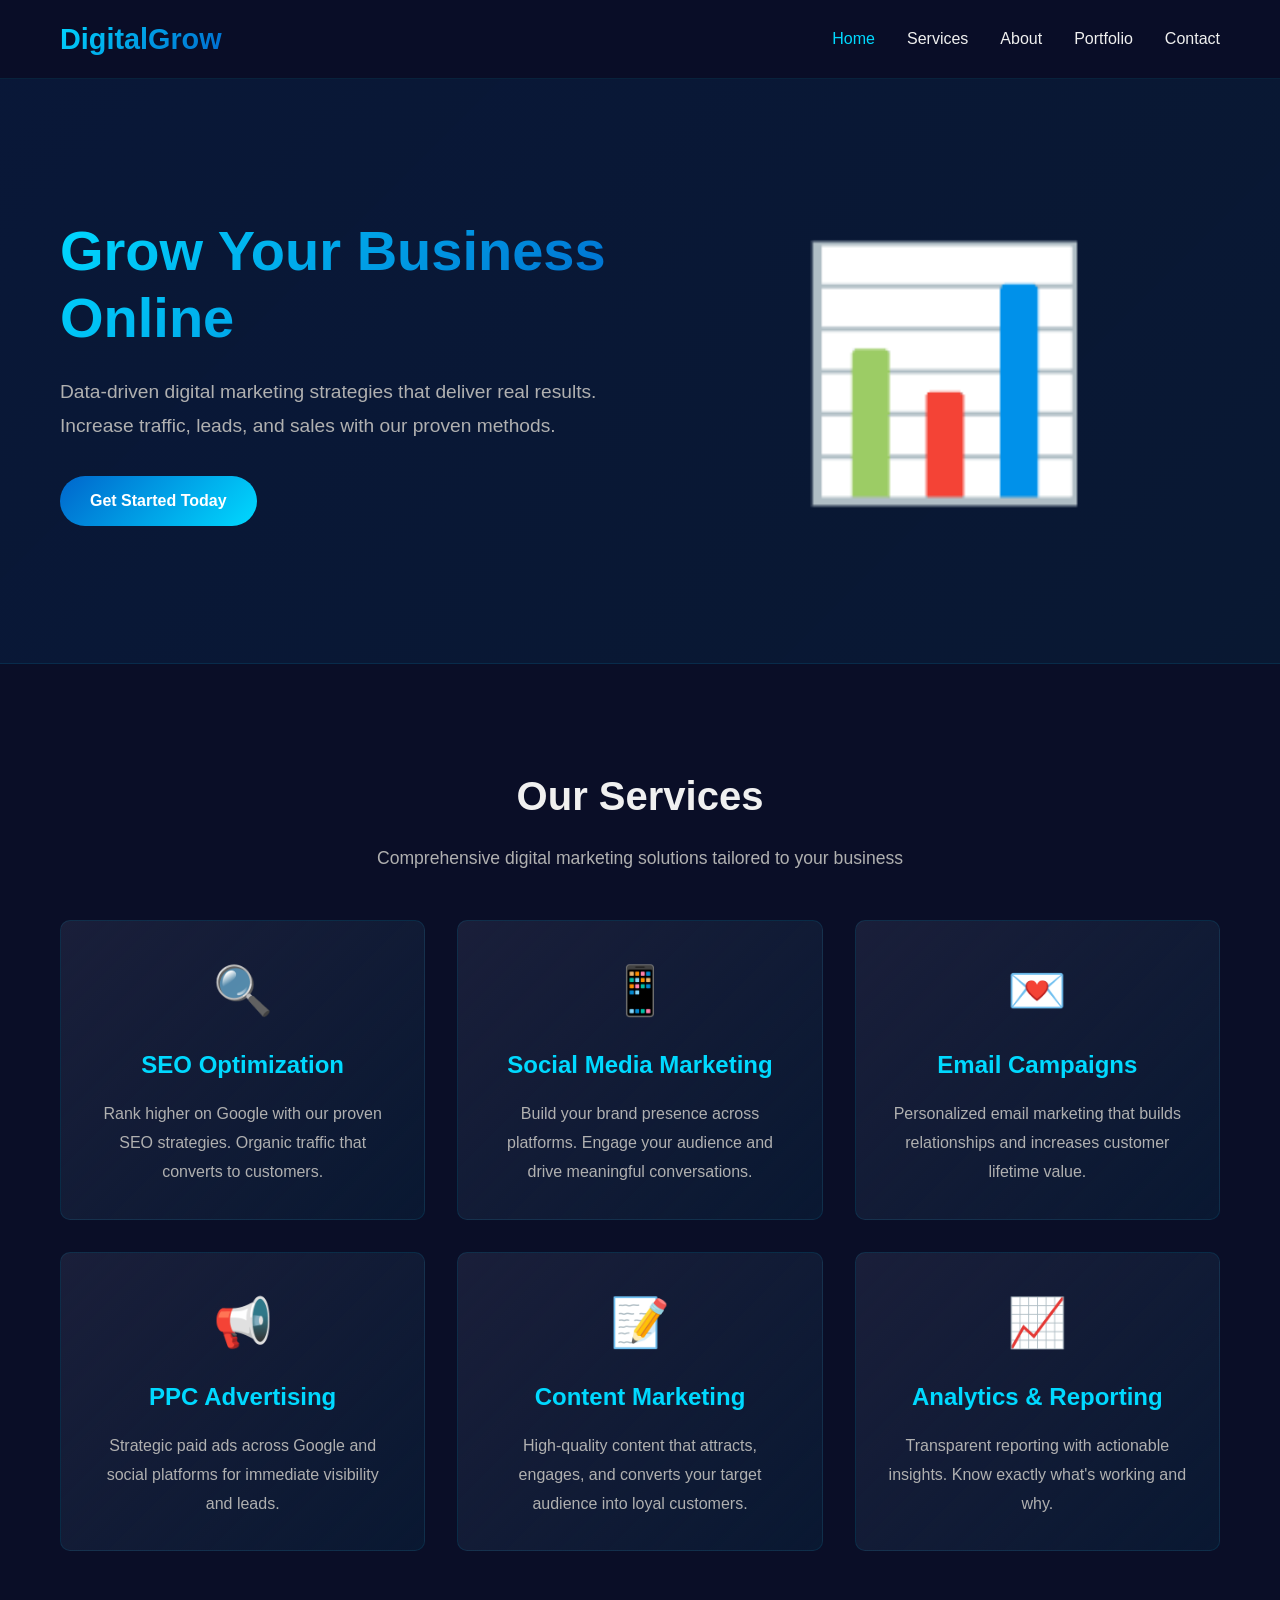
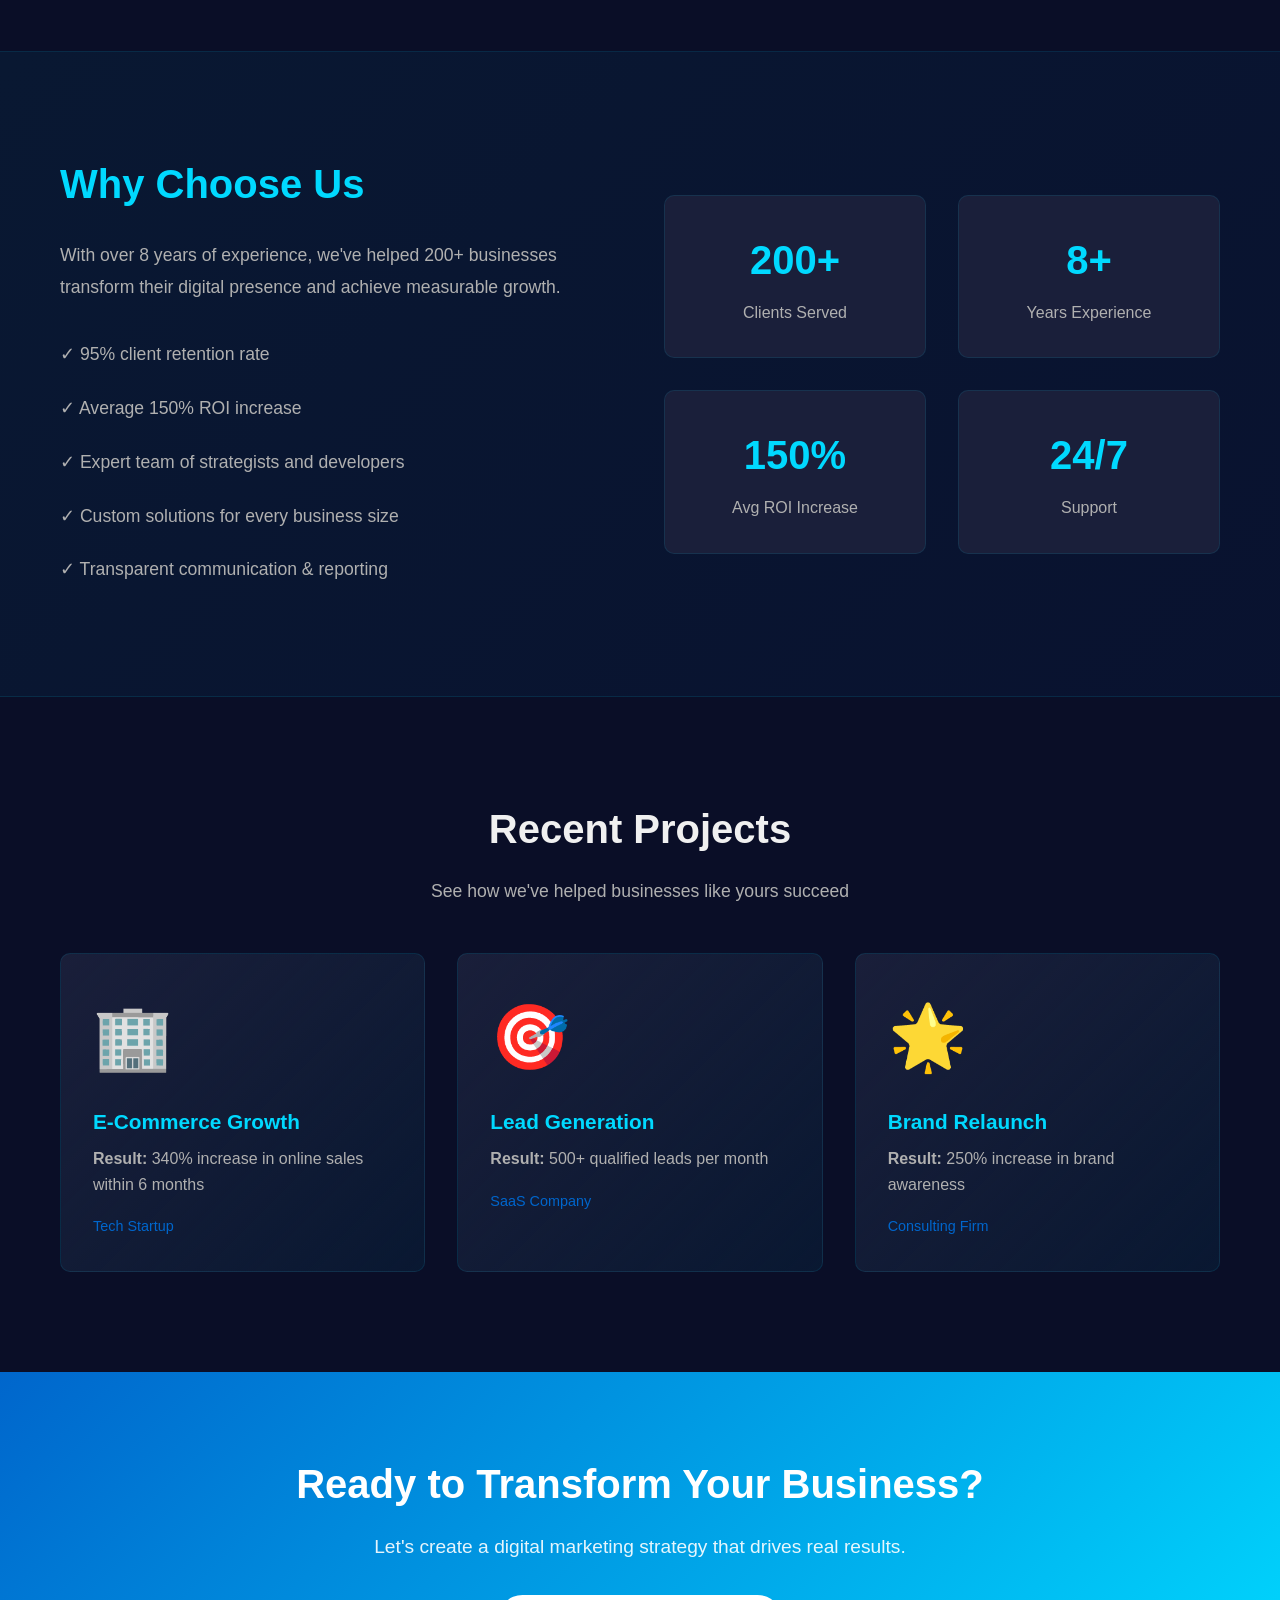
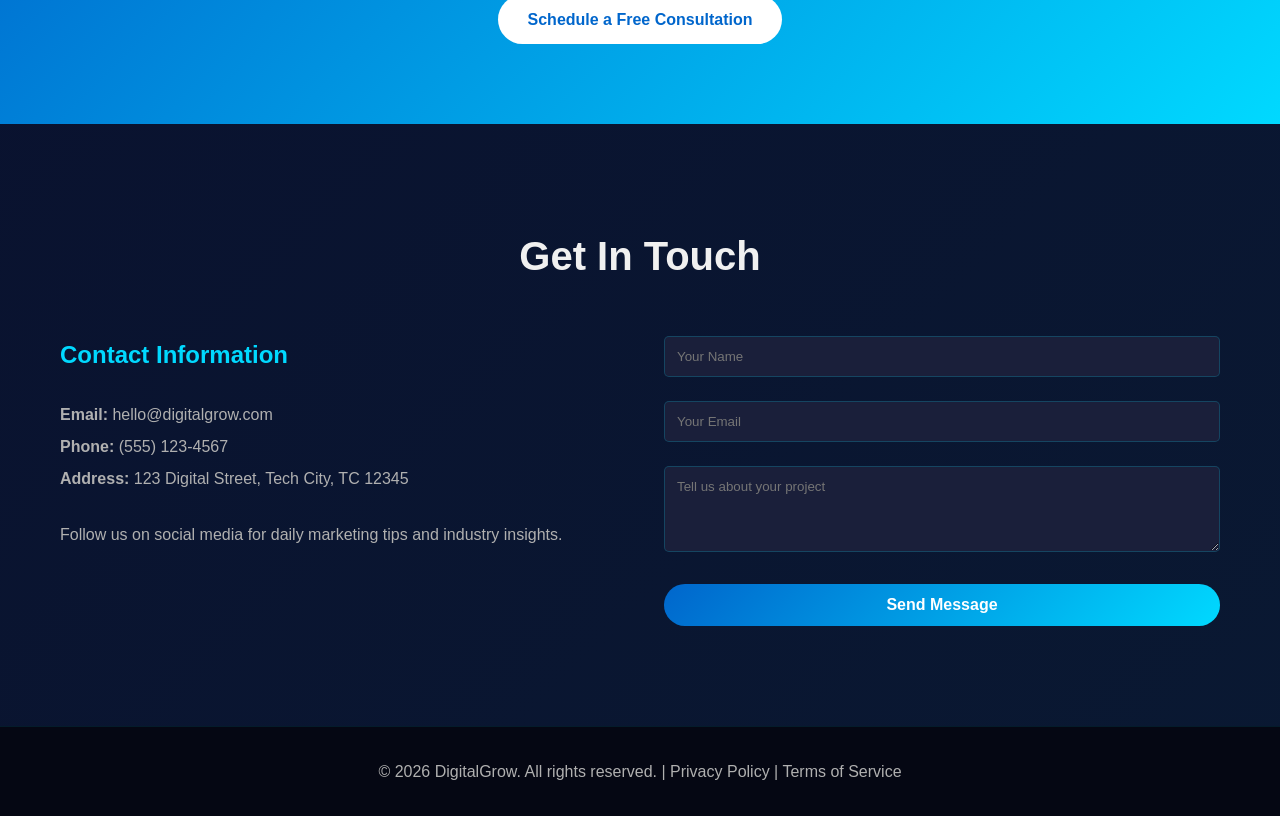
<file: index.html>
<!DOCTYPE html>
<html lang="en">
<head>
    <meta charset="UTF-8">
    <meta name="viewport" content="width=device-width, initial-scale=1.0">
    <title>Digital Marketing Agency - Grow Your Business Online</title>
    <link rel="stylesheet" href="styles.css">
</head>
<body>
    <!-- Navigation -->
    <nav class="navbar">
        <div class="container">
            <div class="logo">
                <h1>DigitalGrow</h1>
            </div>
            <ul class="nav-links">
                <li><a href="#home">Home</a></li>
                <li><a href="#services">Services</a></li>
                <li><a href="#about">About</a></li>
                <li><a href="#portfolio">Portfolio</a></li>
                <li><a href="#contact">Contact</a></li>
            </ul>
        </div>
    </nav>

    <!-- Hero Section -->
    <section id="home" class="hero">
        <div class="container">
            <div class="hero-content">
                <h1>Grow Your Business Online</h1>
                <p>Data-driven digital marketing strategies that deliver real results. Increase traffic, leads, and sales with our proven methods.</p>
                <a href="#contact" class="cta-btn">Get Started Today</a>
            </div>
            <div class="hero-image">
                <div class="placeholder-image">📊</div>
            </div>
        </div>
    </section>

    <!-- Services Section -->
    <section id="services" class="services">
        <div class="container">
            <h2>Our Services</h2>
            <p class="section-subtitle">Comprehensive digital marketing solutions tailored to your business</p>

            <div class="services-grid">
                <div class="service-card">
                    <div class="service-icon">🔍</div>
                    <h3>SEO Optimization</h3>
                    <p>Rank higher on Google with our proven SEO strategies. Organic traffic that converts to customers.</p>
                </div>

                <div class="service-card">
                    <div class="service-icon">📱</div>
                    <h3>Social Media Marketing</h3>
                    <p>Build your brand presence across platforms. Engage your audience and drive meaningful conversations.</p>
                </div>

                <div class="service-card">
                    <div class="service-icon">💌</div>
                    <h3>Email Campaigns</h3>
                    <p>Personalized email marketing that builds relationships and increases customer lifetime value.</p>
                </div>

                <div class="service-card">
                    <div class="service-icon">📢</div>
                    <h3>PPC Advertising</h3>
                    <p>Strategic paid ads across Google and social platforms for immediate visibility and leads.</p>
                </div>

                <div class="service-card">
                    <div class="service-icon">📝</div>
                    <h3>Content Marketing</h3>
                    <p>High-quality content that attracts, engages, and converts your target audience into loyal customers.</p>
                </div>

                <div class="service-card">
                    <div class="service-icon">📈</div>
                    <h3>Analytics & Reporting</h3>
                    <p>Transparent reporting with actionable insights. Know exactly what's working and why.</p>
                </div>
            </div>
        </div>
    </section>

    <!-- About Section -->
    <section id="about" class="about">
        <div class="container">
            <div class="about-content">
                <div class="about-text">
                    <h2>Why Choose Us</h2>
                    <p>With over 8 years of experience, we've helped 200+ businesses transform their digital presence and achieve measurable growth.</p>
                    <ul class="about-list">
                        <li>✓ 95% client retention rate</li>
                        <li>✓ Average 150% ROI increase</li>
                        <li>✓ Expert team of strategists and developers</li>
                        <li>✓ Custom solutions for every business size</li>
                        <li>✓ Transparent communication & reporting</li>
                    </ul>
                </div>
                <div class="about-stats">
                    <div class="stat">
                        <h3>200+</h3>
                        <p>Clients Served</p>
                    </div>
                    <div class="stat">
                        <h3>8+</h3>
                        <p>Years Experience</p>
                    </div>
                    <div class="stat">
                        <h3>150%</h3>
                        <p>Avg ROI Increase</p>
                    </div>
                    <div class="stat">
                        <h3>24/7</h3>
                        <p>Support</p>
                    </div>
                </div>
            </div>
        </div>
    </section>

    <!-- Portfolio Section -->
    <section id="portfolio" class="portfolio">
        <div class="container">
            <h2>Recent Projects</h2>
            <p class="section-subtitle">See how we've helped businesses like yours succeed</p>

            <div class="portfolio-grid">
                <div class="portfolio-item">
                    <div class="portfolio-image">🏢</div>
                    <h3>E-Commerce Growth</h3>
                    <p><strong>Result:</strong> 340% increase in online sales within 6 months</p>
                    <small>Tech Startup</small>
                </div>

                <div class="portfolio-item">
                    <div class="portfolio-image">🎯</div>
                    <h3>Lead Generation</h3>
                    <p><strong>Result:</strong> 500+ qualified leads per month</p>
                    <small>SaaS Company</small>
                </div>

                <div class="portfolio-item">
                    <div class="portfolio-image">🌟</div>
                    <h3>Brand Relaunch</h3>
                    <p><strong>Result:</strong> 250% increase in brand awareness</p>
                    <small>Consulting Firm</small>
                </div>
            </div>
        </div>
    </section>

    <!-- CTA Section -->
    <section class="cta-section">
        <div class="container">
            <h2>Ready to Transform Your Business?</h2>
            <p>Let's create a digital marketing strategy that drives real results.</p>
            <a href="#contact" class="cta-btn cta-btn-light">Schedule a Free Consultation</a>
        </div>
    </section>

    <!-- Contact Section -->
    <section id="contact" class="contact">
        <div class="container">
            <h2>Get In Touch</h2>
            <div class="contact-content">
                <div class="contact-info">
                    <h3>Contact Information</h3>
                    <p>
                        <strong>Email:</strong> hello@digitalgrow.com<br>
                        <strong>Phone:</strong> (555) 123-4567<br>
                        <strong>Address:</strong> 123 Digital Street, Tech City, TC 12345
                    </p>
                    <p>Follow us on social media for daily marketing tips and industry insights.</p>
                </div>

                <form class="contact-form">
                    <div class="form-group">
                        <input type="text" placeholder="Your Name" required>
                    </div>
                    <div class="form-group">
                        <input type="email" placeholder="Your Email" required>
                    </div>
                    <div class="form-group">
                        <textarea placeholder="Tell us about your project" rows="4" required></textarea>
                    </div>
                    <button type="submit" class="cta-btn">Send Message</button>
                </form>
            </div>
        </div>
    </section>

    <!-- Footer -->
    <footer class="footer">
        <div class="container">
            <p>&copy; 2026 DigitalGrow. All rights reserved. | Privacy Policy | Terms of Service</p>
        </div>
    </footer>

    <script src="script.js"></script>
</body>
</html>
</file>
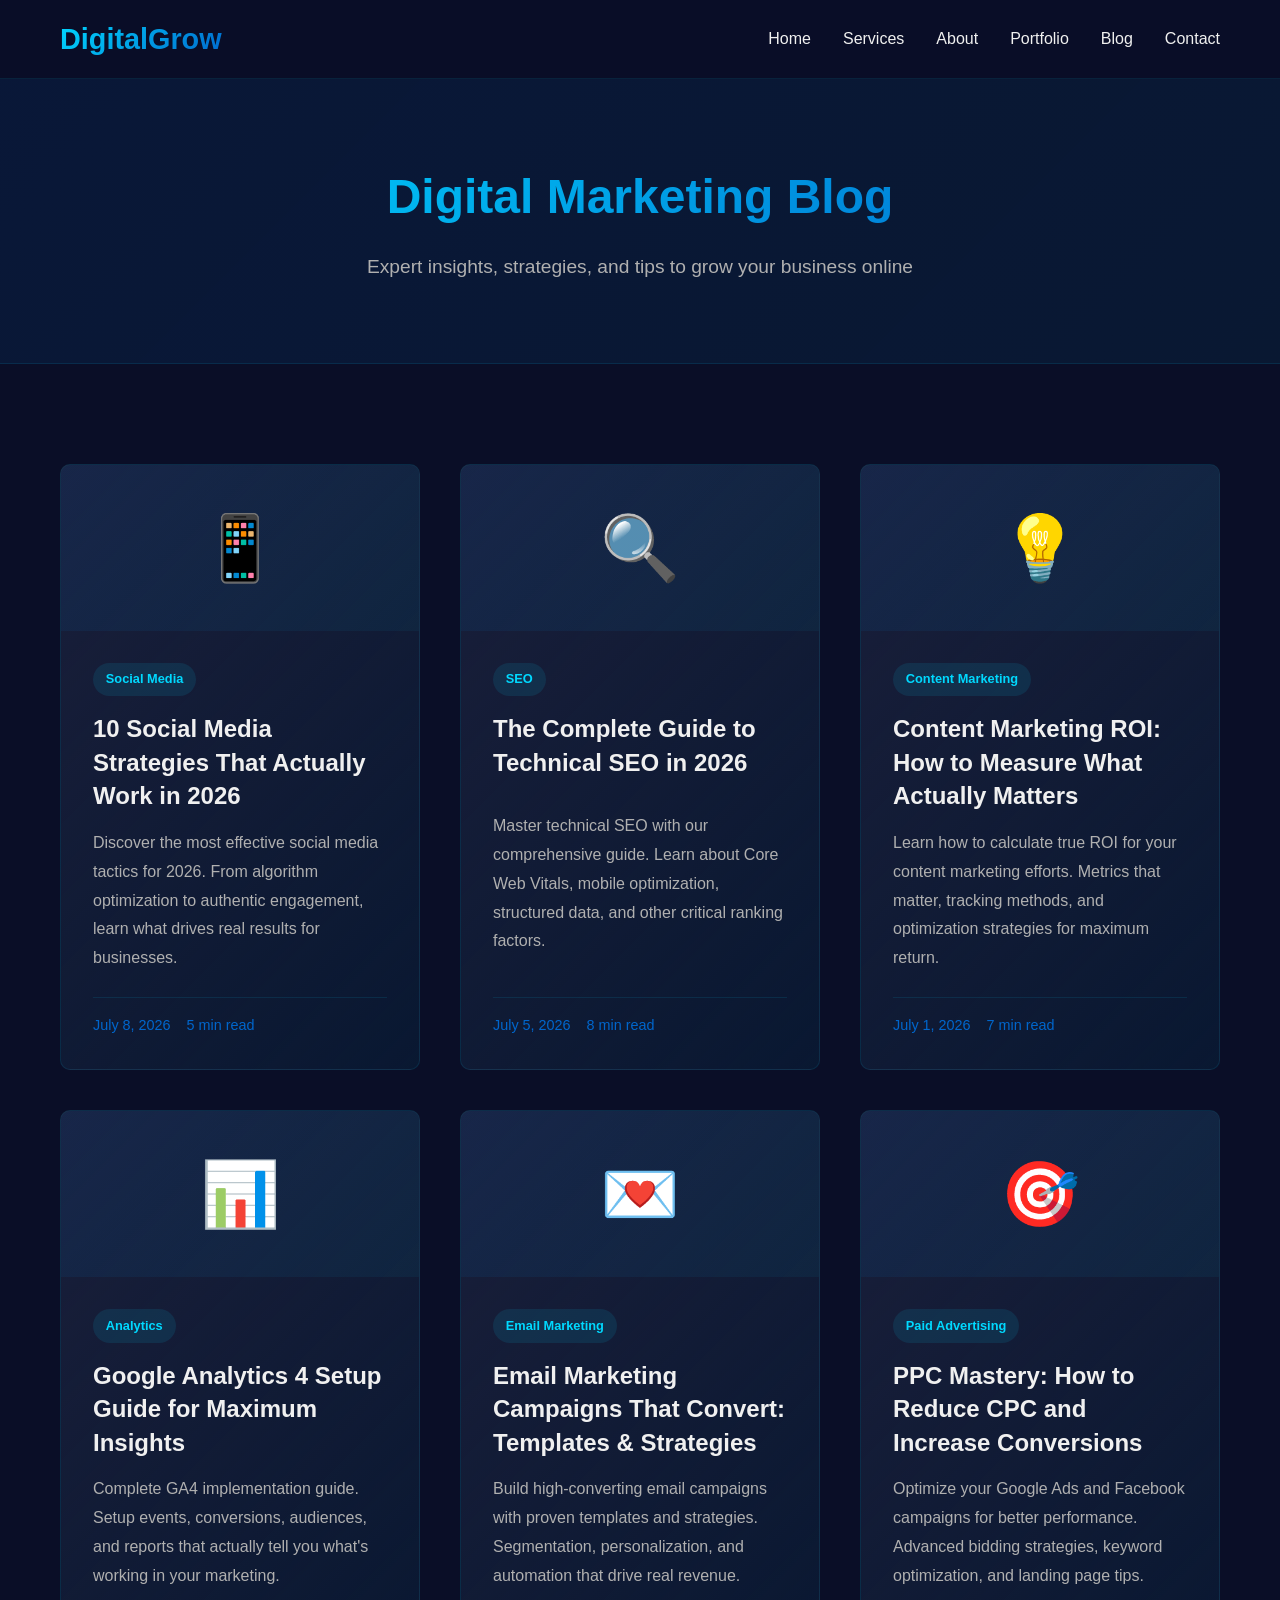
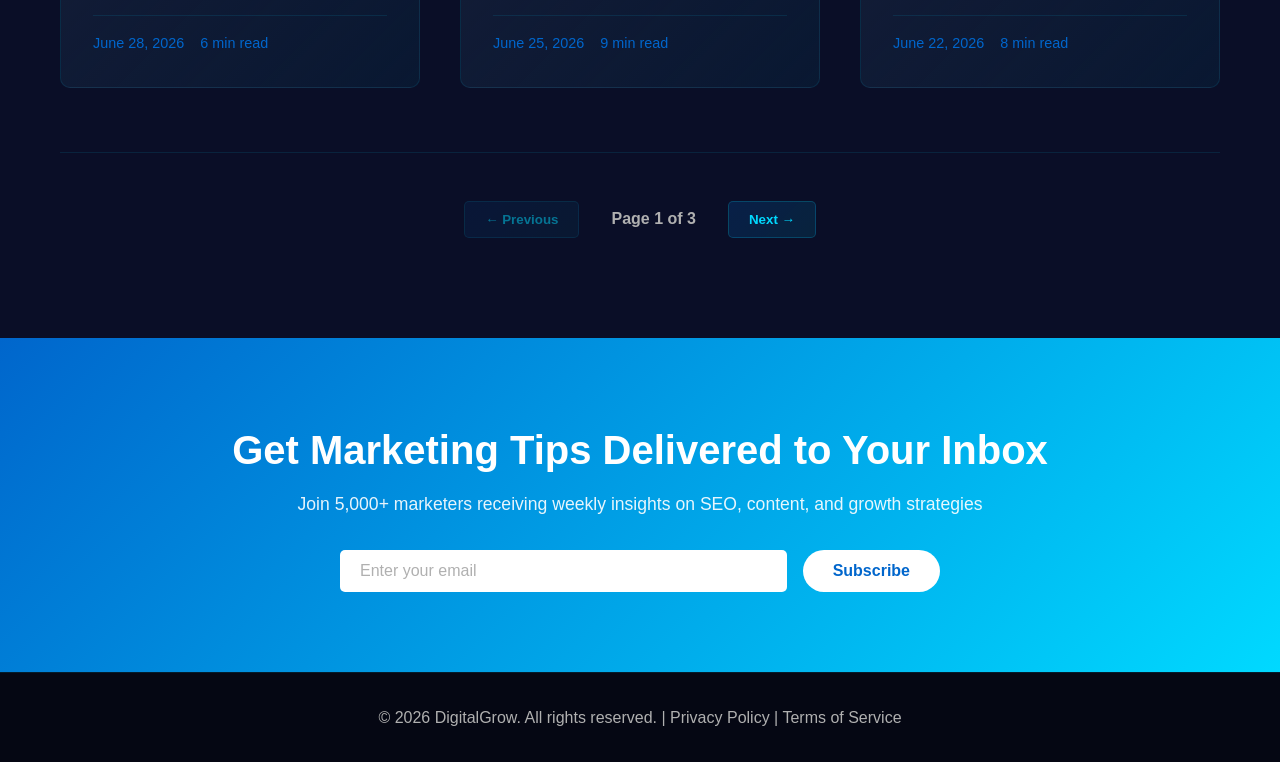
<file: blog.html>
<!DOCTYPE html>
<html lang="en">
<head>
    <meta charset="UTF-8">
    <meta name="viewport" content="width=device-width, initial-scale=1.0">
    <title>Blog - Digital Marketing Agency | DigitalGrow</title>
    <link rel="stylesheet" href="styles.css">
</head>
<body>
    <!-- Navigation -->
    <nav class="navbar">
        <div class="container">
            <div class="logo">
                <h1><a href="index.html">DigitalGrow</a></h1>
            </div>
            <ul class="nav-links">
                <li><a href="index.html#home">Home</a></li>
                <li><a href="index.html#services">Services</a></li>
                <li><a href="index.html#about">About</a></li>
                <li><a href="index.html#portfolio">Portfolio</a></li>
                <li><a href="blog.html" style="color: var(--secondary-color);">Blog</a></li>
                <li><a href="index.html#contact">Contact</a></li>
            </ul>
        </div>
    </nav>

    <!-- Blog Header -->
    <section class="blog-header">
        <div class="container">
            <h1>Digital Marketing Blog</h1>
            <p>Expert insights, strategies, and tips to grow your business online</p>
        </div>
    </section>

    <!-- Blog Posts Grid -->
    <section class="blog-section">
        <div class="container">
            <div class="blog-grid">
                <!-- Blog Post 1 -->
                <article class="blog-card">
                    <div class="blog-image">📱</div>
                    <div class="blog-content">
                        <span class="blog-category">Social Media</span>
                        <h2><a href="#post-1">10 Social Media Strategies That Actually Work in 2026</a></h2>
                        <p class="blog-excerpt">Discover the most effective social media tactics for 2026. From algorithm optimization to authentic engagement, learn what drives real results for businesses.</p>
                        <div class="blog-meta">
                            <span class="blog-date">July 8, 2026</span>
                            <span class="blog-read-time">5 min read</span>
                        </div>
                    </div>
                </article>

                <!-- Blog Post 2 -->
                <article class="blog-card">
                    <div class="blog-image">🔍</div>
                    <div class="blog-content">
                        <span class="blog-category">SEO</span>
                        <h2><a href="#post-2">The Complete Guide to Technical SEO in 2026</a></h2>
                        <p class="blog-excerpt">Master technical SEO with our comprehensive guide. Learn about Core Web Vitals, mobile optimization, structured data, and other critical ranking factors.</p>
                        <div class="blog-meta">
                            <span class="blog-date">July 5, 2026</span>
                            <span class="blog-read-time">8 min read</span>
                        </div>
                    </div>
                </article>

                <!-- Blog Post 3 -->
                <article class="blog-card">
                    <div class="blog-image">💡</div>
                    <div class="blog-content">
                        <span class="blog-category">Content Marketing</span>
                        <h2><a href="#post-3">Content Marketing ROI: How to Measure What Actually Matters</a></h2>
                        <p class="blog-excerpt">Learn how to calculate true ROI for your content marketing efforts. Metrics that matter, tracking methods, and optimization strategies for maximum return.</p>
                        <div class="blog-meta">
                            <span class="blog-date">July 1, 2026</span>
                            <span class="blog-read-time">7 min read</span>
                        </div>
                    </div>
                </article>

                <!-- Blog Post 4 -->
                <article class="blog-card">
                    <div class="blog-image">📊</div>
                    <div class="blog-content">
                        <span class="blog-category">Analytics</span>
                        <h2><a href="#post-4">Google Analytics 4 Setup Guide for Maximum Insights</a></h2>
                        <p class="blog-excerpt">Complete GA4 implementation guide. Setup events, conversions, audiences, and reports that actually tell you what's working in your marketing.</p>
                        <div class="blog-meta">
                            <span class="blog-date">June 28, 2026</span>
                            <span class="blog-read-time">6 min read</span>
                        </div>
                    </div>
                </article>

                <!-- Blog Post 5 -->
                <article class="blog-card">
                    <div class="blog-image">💌</div>
                    <div class="blog-content">
                        <span class="blog-category">Email Marketing</span>
                        <h2><a href="#post-5">Email Marketing Campaigns That Convert: Templates & Strategies</a></h2>
                        <p class="blog-excerpt">Build high-converting email campaigns with proven templates and strategies. Segmentation, personalization, and automation that drive real revenue.</p>
                        <div class="blog-meta">
                            <span class="blog-date">June 25, 2026</span>
                            <span class="blog-read-time">9 min read</span>
                        </div>
                    </div>
                </article>

                <!-- Blog Post 6 -->
                <article class="blog-card">
                    <div class="blog-image">🎯</div>
                    <div class="blog-content">
                        <span class="blog-category">Paid Advertising</span>
                        <h2><a href="#post-6">PPC Mastery: How to Reduce CPC and Increase Conversions</a></h2>
                        <p class="blog-excerpt">Optimize your Google Ads and Facebook campaigns for better performance. Advanced bidding strategies, keyword optimization, and landing page tips.</p>
                        <div class="blog-meta">
                            <span class="blog-date">June 22, 2026</span>
                            <span class="blog-read-time">8 min read</span>
                        </div>
                    </div>
                </article>
            </div>

            <!-- Pagination -->
            <div class="pagination">
                <button class="pagination-btn" disabled>← Previous</button>
                <span class="pagination-info">Page 1 of 3</span>
                <button class="pagination-btn">Next →</button>
            </div>
        </div>
    </section>

    <!-- Newsletter Signup -->
    <section class="newsletter-section">
        <div class="container">
            <h2>Get Marketing Tips Delivered to Your Inbox</h2>
            <p>Join 5,000+ marketers receiving weekly insights on SEO, content, and growth strategies</p>
            <form class="newsletter-form">
                <input type="email" placeholder="Enter your email" required>
                <button type="submit" class="cta-btn">Subscribe</button>
            </form>
        </div>
    </section>

    <!-- Footer -->
    <footer class="footer">
        <div class="container">
            <p>&copy; 2026 DigitalGrow. All rights reserved. | Privacy Policy | Terms of Service</p>
        </div>
    </footer>

    <script src="script.js"></script>
</body>
</html>
</file>
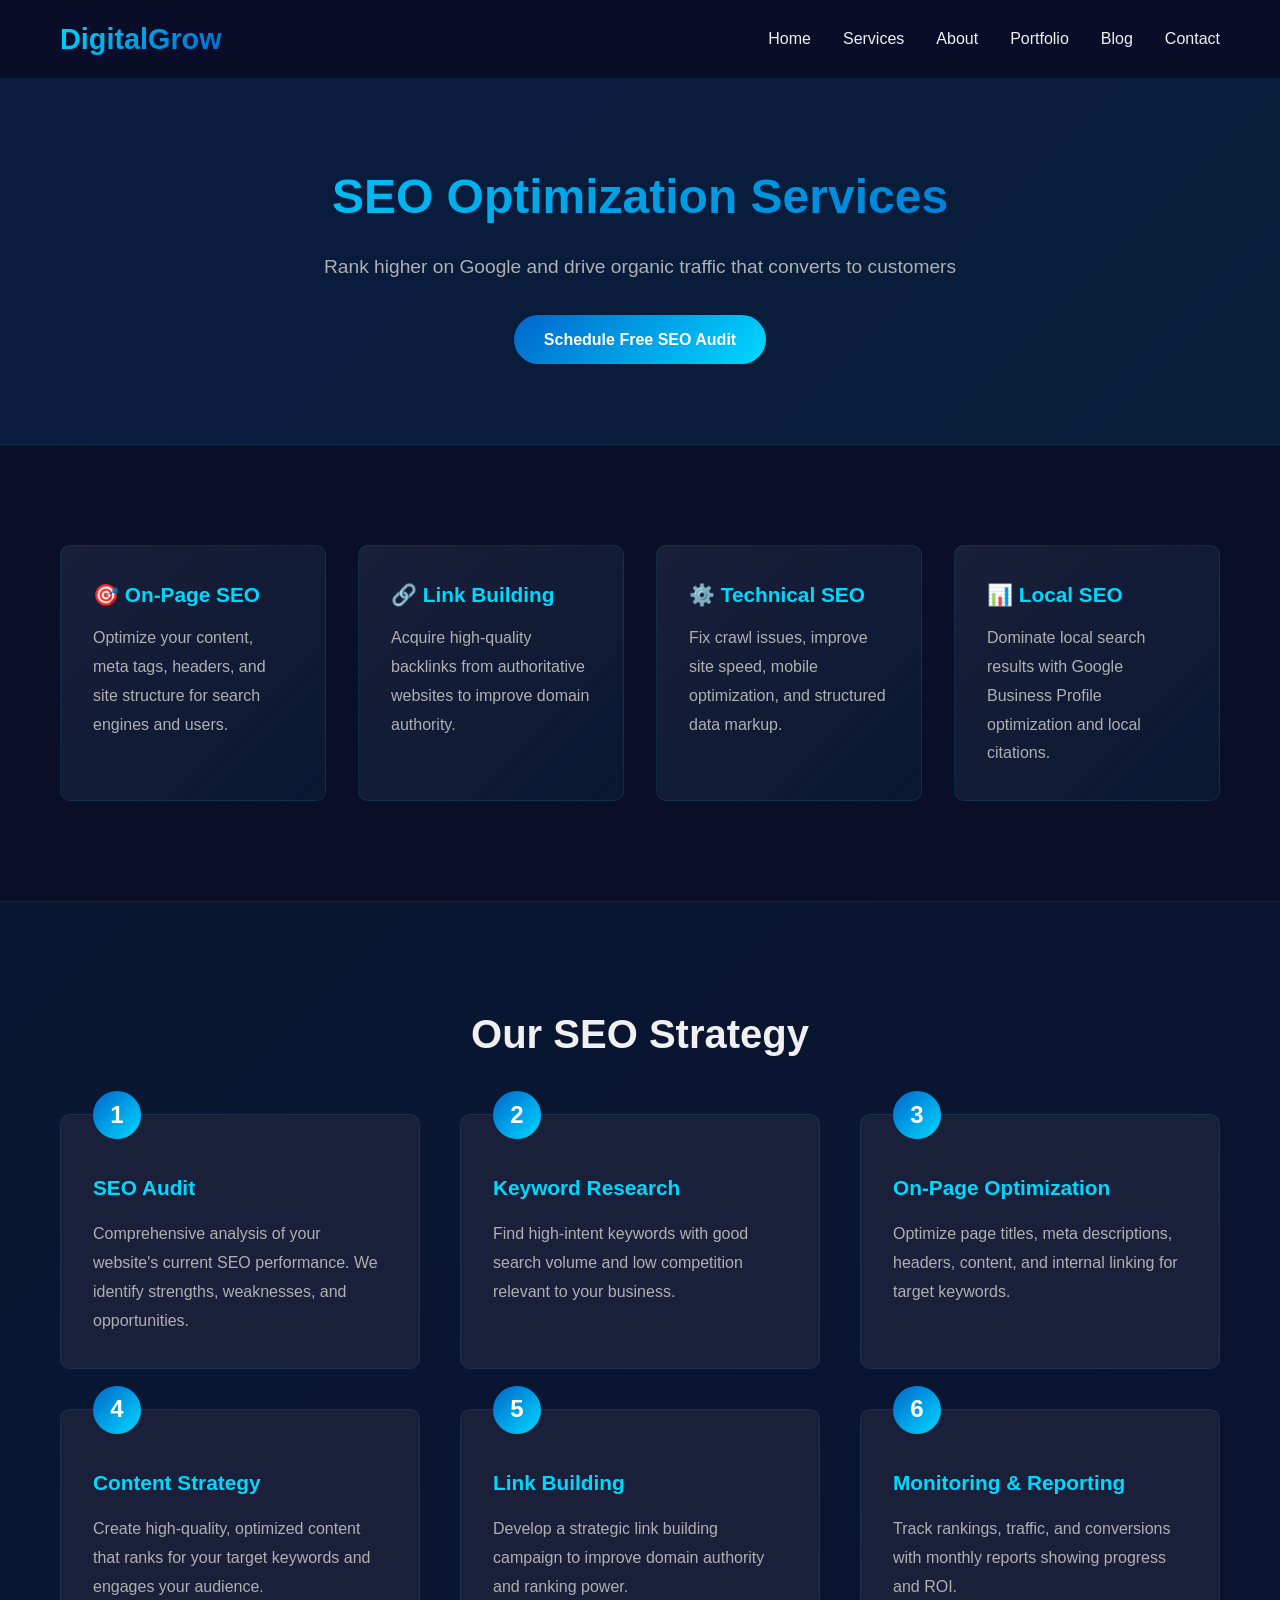
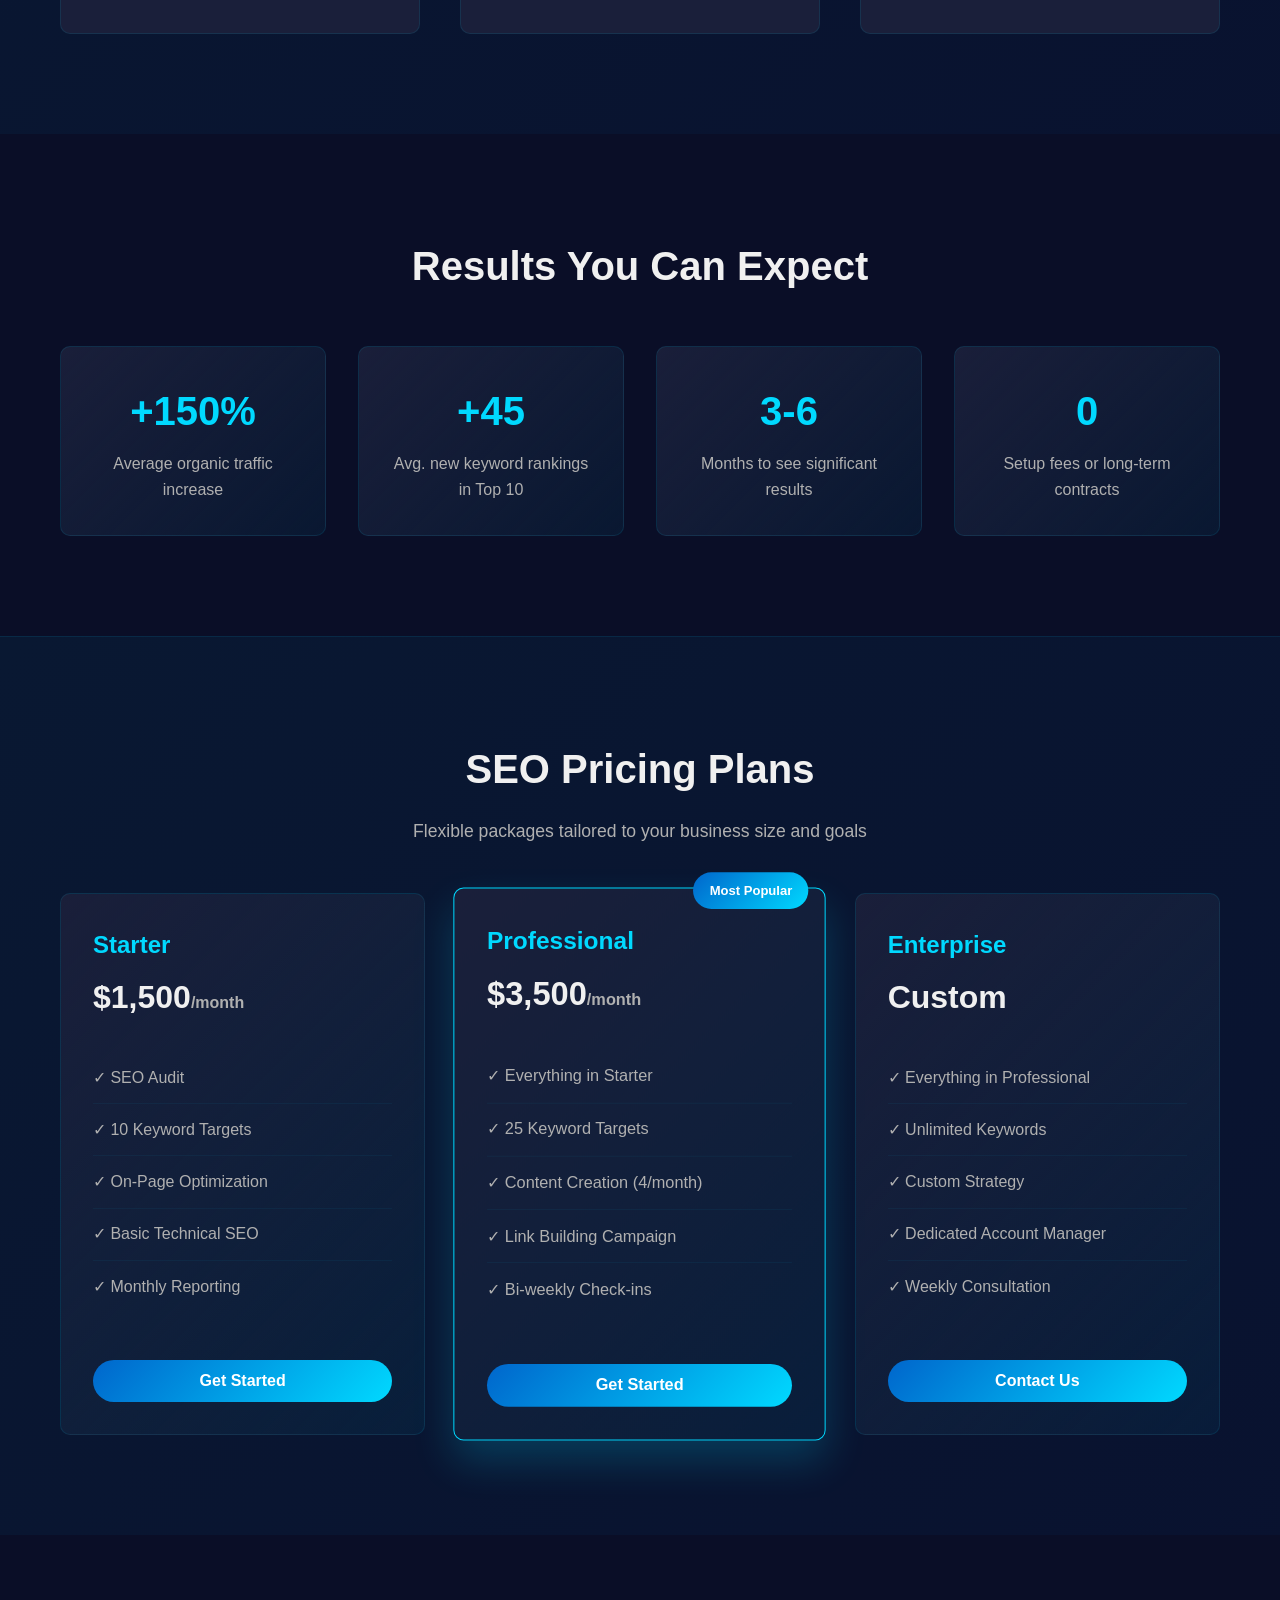
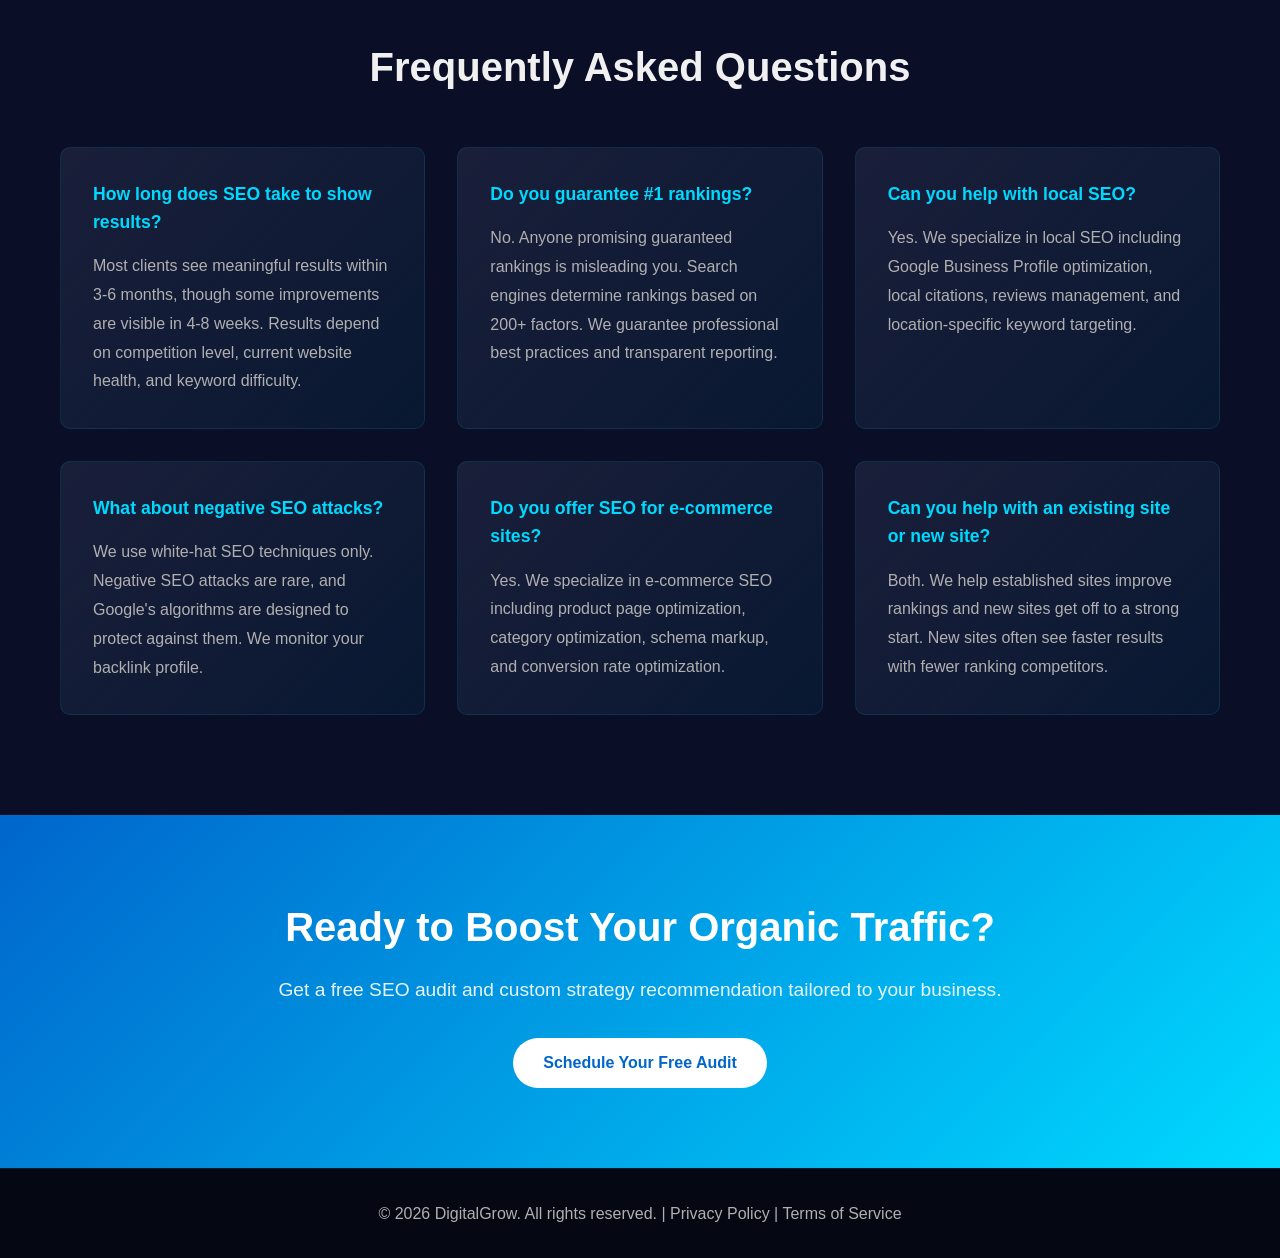
<file: services-seo.html>
<!DOCTYPE html>
<html lang="en">
<head>
    <meta charset="UTF-8">
    <meta name="viewport" content="width=device-width, initial-scale=1.0">
    <title>SEO Services - Professional Search Engine Optimization | DigitalGrow</title>
    <link rel="stylesheet" href="styles.css">
</head>
<body>
    <!-- Navigation -->
    <nav class="navbar">
        <div class="container">
            <div class="logo">
                <h1><a href="index.html">DigitalGrow</a></h1>
            </div>
            <ul class="nav-links">
                <li><a href="index.html#home">Home</a></li>
                <li><a href="index.html#services">Services</a></li>
                <li><a href="index.html#about">About</a></li>
                <li><a href="index.html#portfolio">Portfolio</a></li>
                <li><a href="blog.html">Blog</a></li>
                <li><a href="index.html#contact">Contact</a></li>
            </ul>
        </div>
    </nav>

    <!-- Service Hero -->
    <section class="service-hero">
        <div class="container">
            <h1>SEO Optimization Services</h1>
            <p>Rank higher on Google and drive organic traffic that converts to customers</p>
            <a href="#contact" class="cta-btn">Schedule Free SEO Audit</a>
        </div>
    </section>

    <!-- Service Overview -->
    <section class="service-overview">
        <div class="container">
            <div class="overview-grid">
                <div class="overview-item">
                    <h3>🎯 On-Page SEO</h3>
                    <p>Optimize your content, meta tags, headers, and site structure for search engines and users.</p>
                </div>
                <div class="overview-item">
                    <h3>🔗 Link Building</h3>
                    <p>Acquire high-quality backlinks from authoritative websites to improve domain authority.</p>
                </div>
                <div class="overview-item">
                    <h3>⚙️ Technical SEO</h3>
                    <p>Fix crawl issues, improve site speed, mobile optimization, and structured data markup.</p>
                </div>
                <div class="overview-item">
                    <h3>📊 Local SEO</h3>
                    <p>Dominate local search results with Google Business Profile optimization and local citations.</p>
                </div>
            </div>
        </div>
    </section>

    <!-- Service Details -->
    <section class="service-details">
        <div class="container">
            <h2>Our SEO Strategy</h2>
            <div class="details-grid">
                <div class="detail-card">
                    <div class="detail-number">1</div>
                    <h3>SEO Audit</h3>
                    <p>Comprehensive analysis of your website's current SEO performance. We identify strengths, weaknesses, and opportunities.</p>
                </div>
                <div class="detail-card">
                    <div class="detail-number">2</div>
                    <h3>Keyword Research</h3>
                    <p>Find high-intent keywords with good search volume and low competition relevant to your business.</p>
                </div>
                <div class="detail-card">
                    <div class="detail-number">3</div>
                    <h3>On-Page Optimization</h3>
                    <p>Optimize page titles, meta descriptions, headers, content, and internal linking for target keywords.</p>
                </div>
                <div class="detail-card">
                    <div class="detail-number">4</div>
                    <h3>Content Strategy</h3>
                    <p>Create high-quality, optimized content that ranks for your target keywords and engages your audience.</p>
                </div>
                <div class="detail-card">
                    <div class="detail-number">5</div>
                    <h3>Link Building</h3>
                    <p>Develop a strategic link building campaign to improve domain authority and ranking power.</p>
                </div>
                <div class="detail-card">
                    <div class="detail-number">6</div>
                    <h3>Monitoring & Reporting</h3>
                    <p>Track rankings, traffic, and conversions with monthly reports showing progress and ROI.</p>
                </div>
            </div>
        </div>
    </section>

    <!-- Results Section -->
    <section class="service-results">
        <div class="container">
            <h2>Results You Can Expect</h2>
            <div class="results-grid">
                <div class="result-item">
                    <div class="result-stat">+150%</div>
                    <p>Average organic traffic increase</p>
                </div>
                <div class="result-item">
                    <div class="result-stat">+45</div>
                    <p>Avg. new keyword rankings in Top 10</p>
                </div>
                <div class="result-item">
                    <div class="result-stat">3-6</div>
                    <p>Months to see significant results</p>
                </div>
                <div class="result-item">
                    <div class="result-stat">0</div>
                    <p>Setup fees or long-term contracts</p>
                </div>
            </div>
        </div>
    </section>

    <!-- Pricing Section -->
    <section class="service-pricing">
        <div class="container">
            <h2>SEO Pricing Plans</h2>
            <p class="section-subtitle">Flexible packages tailored to your business size and goals</p>

            <div class="pricing-grid">
                <div class="pricing-card">
                    <h3>Starter</h3>
                    <p class="price">$1,500<span>/month</span></p>
                    <ul class="pricing-features">
                        <li>✓ SEO Audit</li>
                        <li>✓ 10 Keyword Targets</li>
                        <li>✓ On-Page Optimization</li>
                        <li>✓ Basic Technical SEO</li>
                        <li>✓ Monthly Reporting</li>
                    </ul>
                    <button class="cta-btn">Get Started</button>
                </div>

                <div class="pricing-card featured">
                    <div class="badge">Most Popular</div>
                    <h3>Professional</h3>
                    <p class="price">$3,500<span>/month</span></p>
                    <ul class="pricing-features">
                        <li>✓ Everything in Starter</li>
                        <li>✓ 25 Keyword Targets</li>
                        <li>✓ Content Creation (4/month)</li>
                        <li>✓ Link Building Campaign</li>
                        <li>✓ Bi-weekly Check-ins</li>
                    </ul>
                    <button class="cta-btn">Get Started</button>
                </div>

                <div class="pricing-card">
                    <h3>Enterprise</h3>
                    <p class="price">Custom</p>
                    <ul class="pricing-features">
                        <li>✓ Everything in Professional</li>
                        <li>✓ Unlimited Keywords</li>
                        <li>✓ Custom Strategy</li>
                        <li>✓ Dedicated Account Manager</li>
                        <li>✓ Weekly Consultation</li>
                    </ul>
                    <button class="cta-btn">Contact Us</button>
                </div>
            </div>
        </div>
    </section>

    <!-- FAQ Section -->
    <section class="service-faq">
        <div class="container">
            <h2>Frequently Asked Questions</h2>
            <div class="faq-grid">
                <div class="faq-item">
                    <h3>How long does SEO take to show results?</h3>
                    <p>Most clients see meaningful results within 3-6 months, though some improvements are visible in 4-8 weeks. Results depend on competition level, current website health, and keyword difficulty.</p>
                </div>
                <div class="faq-item">
                    <h3>Do you guarantee #1 rankings?</h3>
                    <p>No. Anyone promising guaranteed rankings is misleading you. Search engines determine rankings based on 200+ factors. We guarantee professional best practices and transparent reporting.</p>
                </div>
                <div class="faq-item">
                    <h3>Can you help with local SEO?</h3>
                    <p>Yes. We specialize in local SEO including Google Business Profile optimization, local citations, reviews management, and location-specific keyword targeting.</p>
                </div>
                <div class="faq-item">
                    <h3>What about negative SEO attacks?</h3>
                    <p>We use white-hat SEO techniques only. Negative SEO attacks are rare, and Google's algorithms are designed to protect against them. We monitor your backlink profile.</p>
                </div>
                <div class="faq-item">
                    <h3>Do you offer SEO for e-commerce sites?</h3>
                    <p>Yes. We specialize in e-commerce SEO including product page optimization, category optimization, schema markup, and conversion rate optimization.</p>
                </div>
                <div class="faq-item">
                    <h3>Can you help with an existing site or new site?</h3>
                    <p>Both. We help established sites improve rankings and new sites get off to a strong start. New sites often see faster results with fewer ranking competitors.</p>
                </div>
            </div>
        </div>
    </section>

    <!-- CTA Section -->
    <section class="cta-section">
        <div class="container">
            <h2>Ready to Boost Your Organic Traffic?</h2>
            <p>Get a free SEO audit and custom strategy recommendation tailored to your business.</p>
            <a href="#contact" class="cta-btn cta-btn-light">Schedule Your Free Audit</a>
        </div>
    </section>

    <!-- Footer -->
    <footer class="footer">
        <div class="container">
            <p>&copy; 2026 DigitalGrow. All rights reserved. | Privacy Policy | Terms of Service</p>
        </div>
    </footer>

    <script src="script.js"></script>
</body>
</html>
</file>
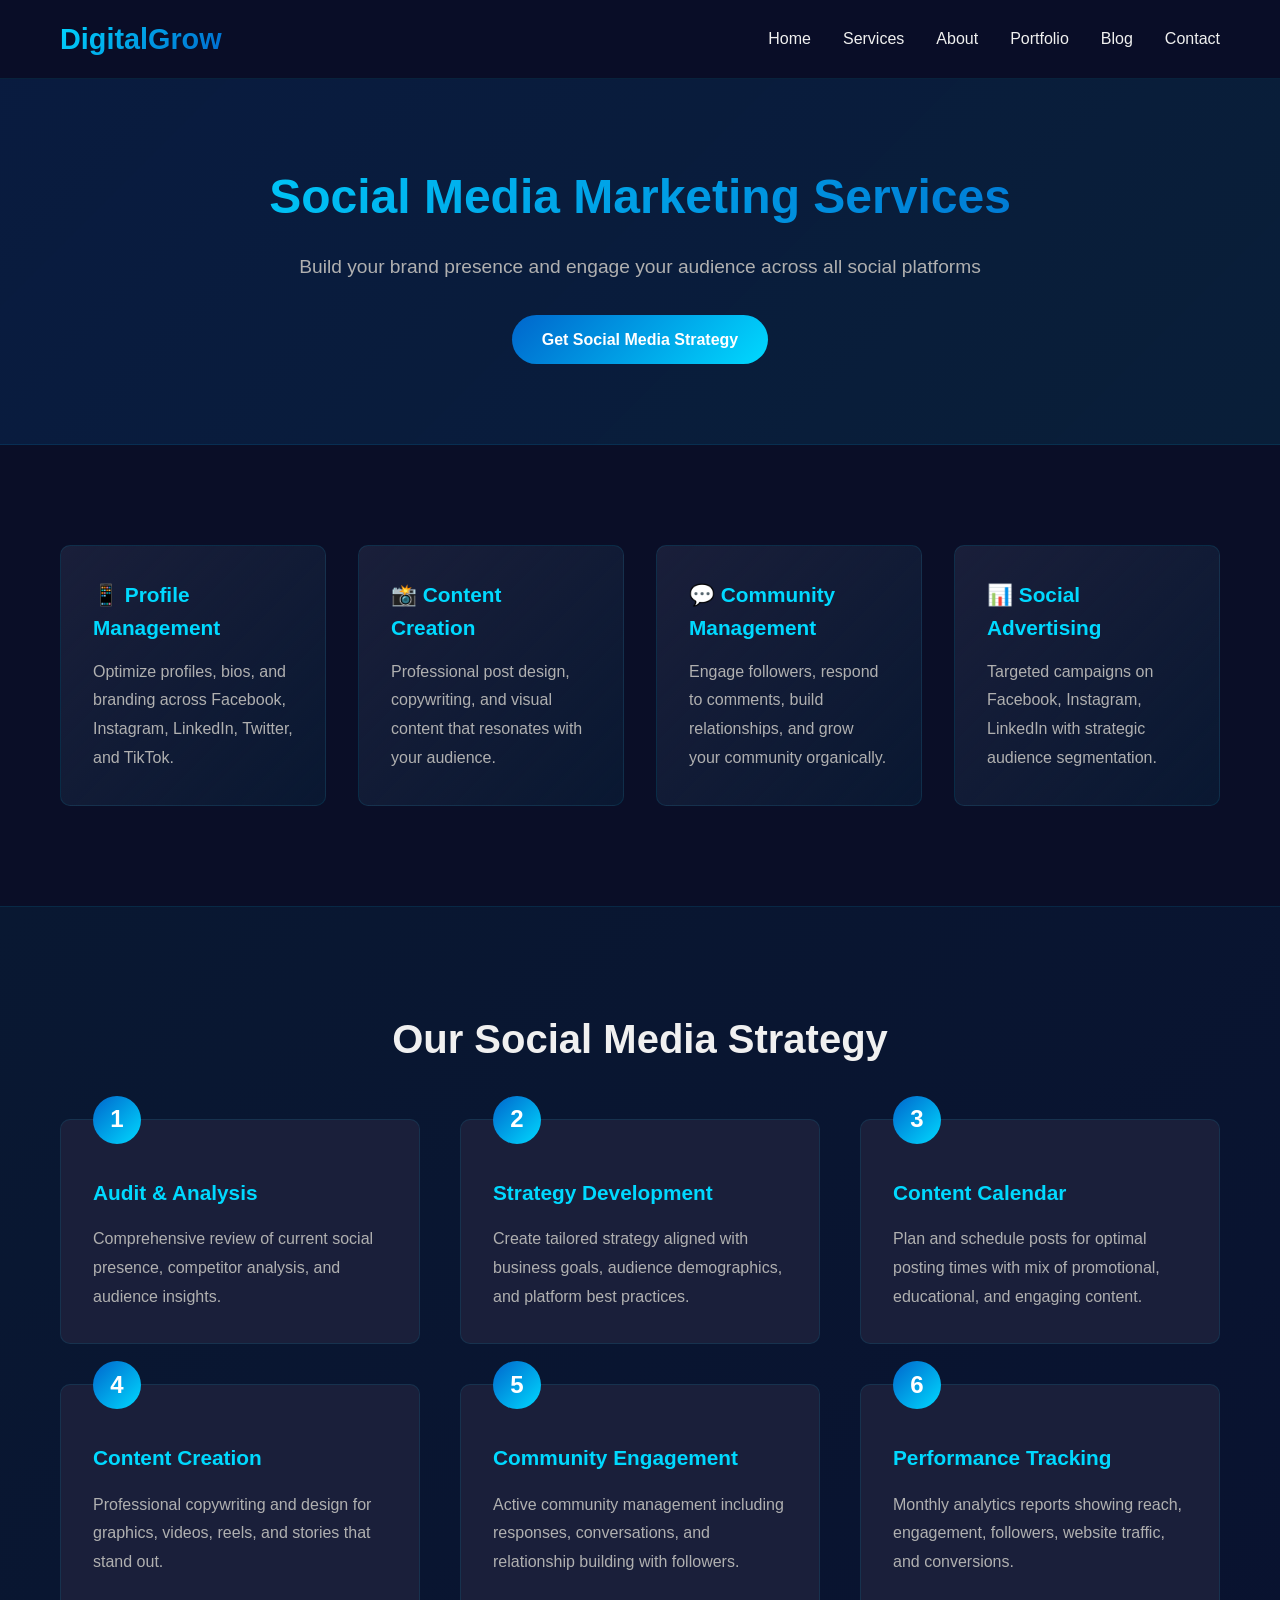
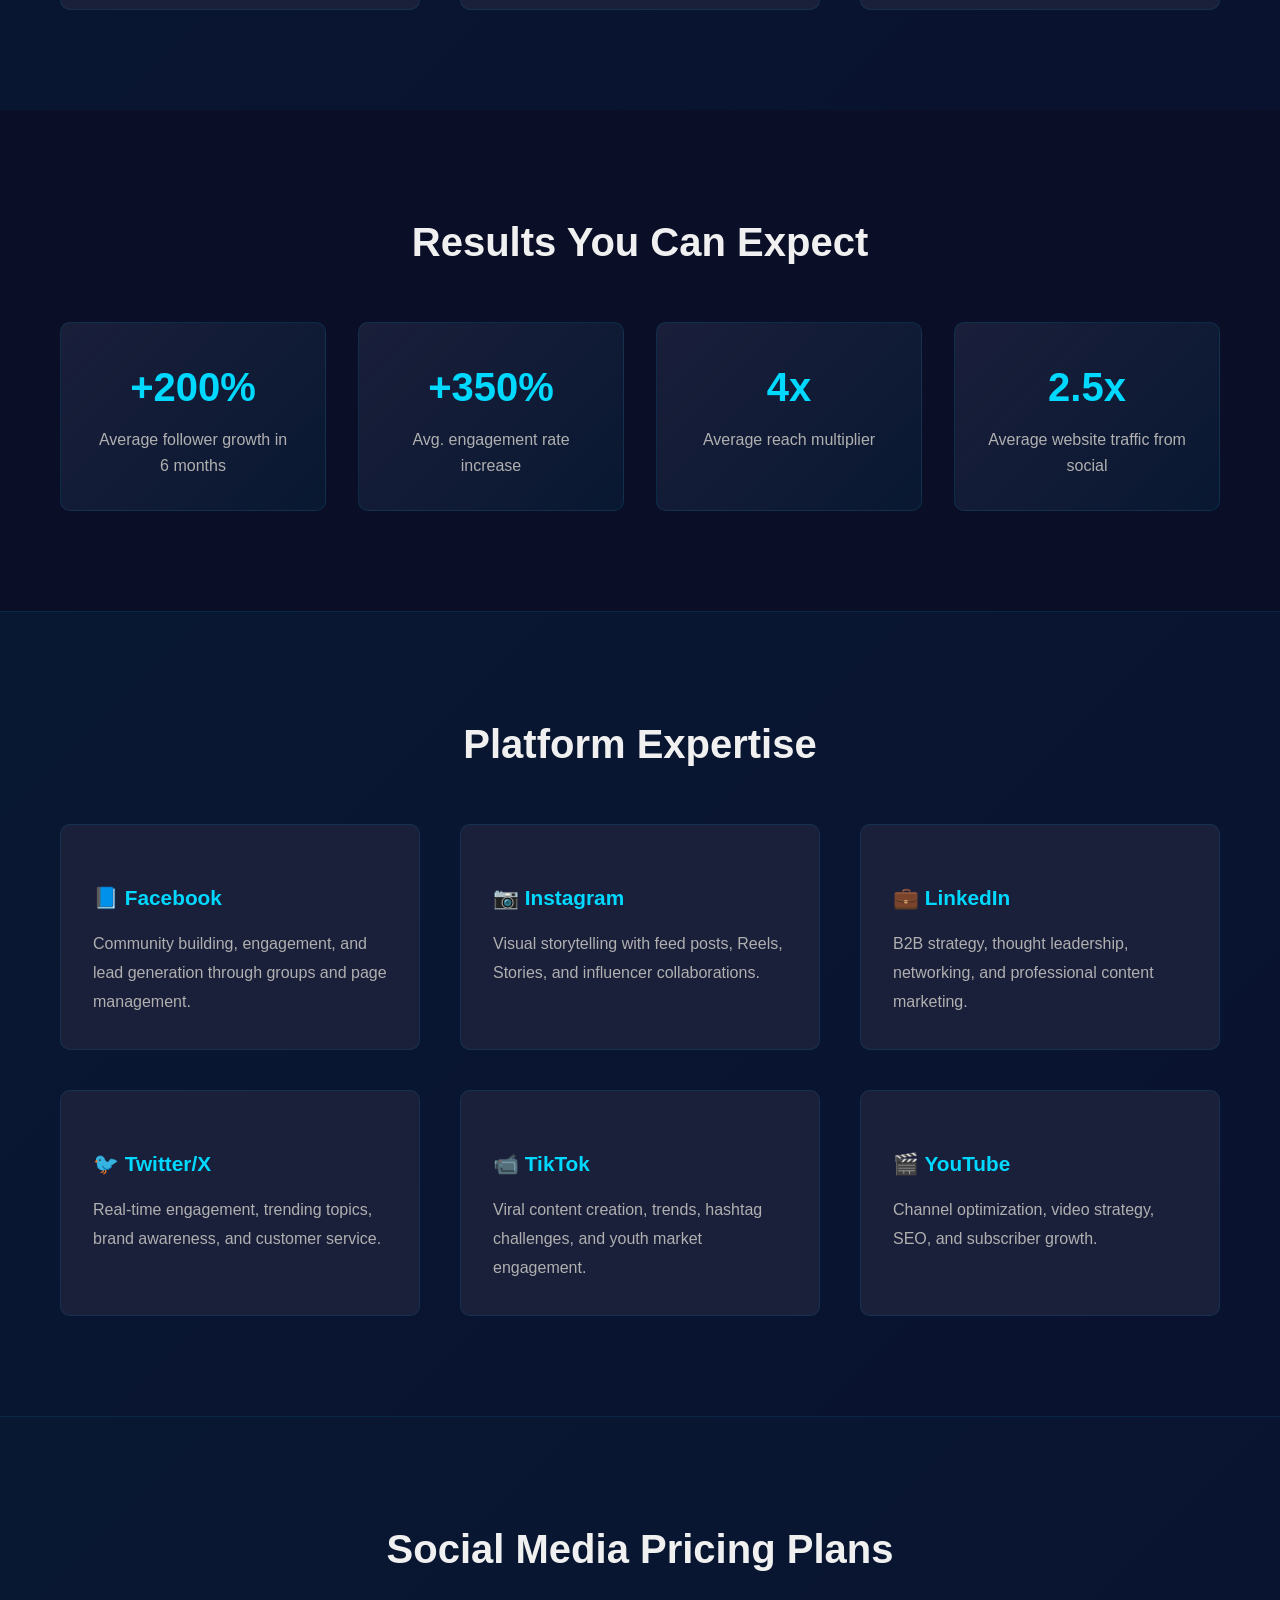
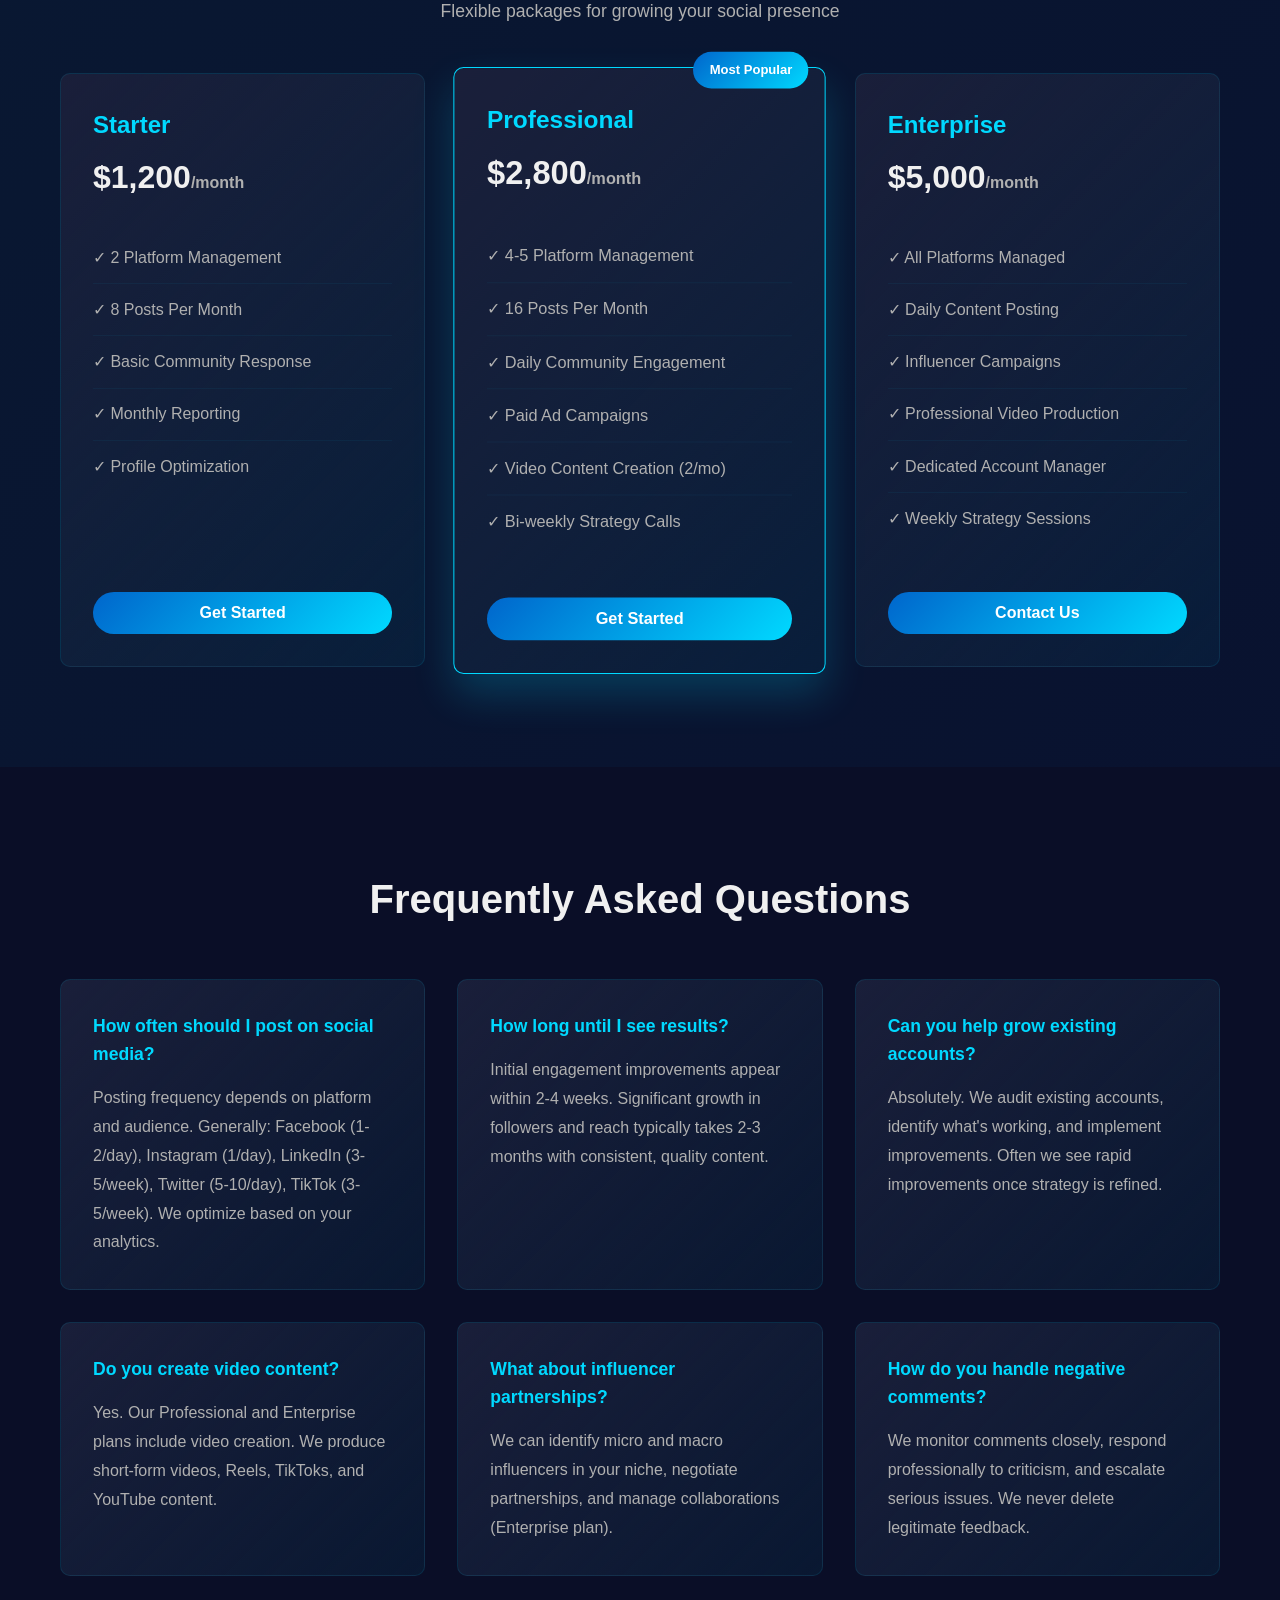
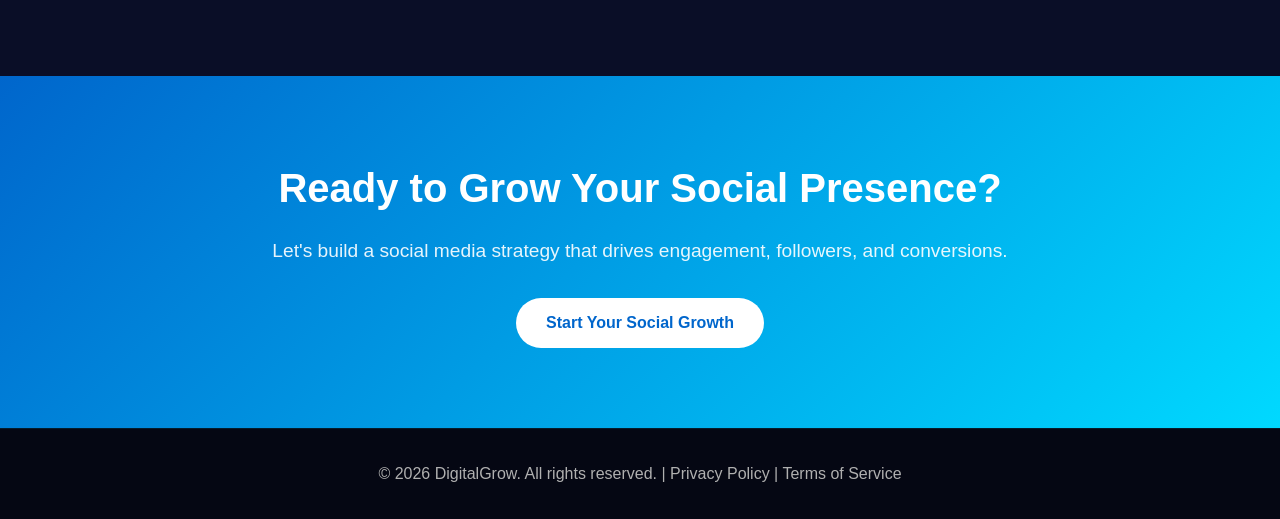
<file: services-social-media.html>
<!DOCTYPE html>
<html lang="en">
<head>
    <meta charset="UTF-8">
    <meta name="viewport" content="width=device-width, initial-scale=1.0">
    <title>Social Media Marketing Services - Build Your Brand | DigitalGrow</title>
    <link rel="stylesheet" href="styles.css">
</head>
<body>
    <!-- Navigation -->
    <nav class="navbar">
        <div class="container">
            <div class="logo">
                <h1><a href="index.html">DigitalGrow</a></h1>
            </div>
            <ul class="nav-links">
                <li><a href="index.html#home">Home</a></li>
                <li><a href="index.html#services">Services</a></li>
                <li><a href="index.html#about">About</a></li>
                <li><a href="index.html#portfolio">Portfolio</a></li>
                <li><a href="blog.html">Blog</a></li>
                <li><a href="index.html#contact">Contact</a></li>
            </ul>
        </div>
    </nav>

    <!-- Service Hero -->
    <section class="service-hero">
        <div class="container">
            <h1>Social Media Marketing Services</h1>
            <p>Build your brand presence and engage your audience across all social platforms</p>
            <a href="#contact" class="cta-btn">Get Social Media Strategy</a>
        </div>
    </section>

    <!-- Service Overview -->
    <section class="service-overview">
        <div class="container">
            <div class="overview-grid">
                <div class="overview-item">
                    <h3>📱 Profile Management</h3>
                    <p>Optimize profiles, bios, and branding across Facebook, Instagram, LinkedIn, Twitter, and TikTok.</p>
                </div>
                <div class="overview-item">
                    <h3>📸 Content Creation</h3>
                    <p>Professional post design, copywriting, and visual content that resonates with your audience.</p>
                </div>
                <div class="overview-item">
                    <h3>💬 Community Management</h3>
                    <p>Engage followers, respond to comments, build relationships, and grow your community organically.</p>
                </div>
                <div class="overview-item">
                    <h3>📊 Social Advertising</h3>
                    <p>Targeted campaigns on Facebook, Instagram, LinkedIn with strategic audience segmentation.</p>
                </div>
            </div>
        </div>
    </section>

    <!-- Service Details -->
    <section class="service-details">
        <div class="container">
            <h2>Our Social Media Strategy</h2>
            <div class="details-grid">
                <div class="detail-card">
                    <div class="detail-number">1</div>
                    <h3>Audit & Analysis</h3>
                    <p>Comprehensive review of current social presence, competitor analysis, and audience insights.</p>
                </div>
                <div class="detail-card">
                    <div class="detail-number">2</div>
                    <h3>Strategy Development</h3>
                    <p>Create tailored strategy aligned with business goals, audience demographics, and platform best practices.</p>
                </div>
                <div class="detail-card">
                    <div class="detail-number">3</div>
                    <h3>Content Calendar</h3>
                    <p>Plan and schedule posts for optimal posting times with mix of promotional, educational, and engaging content.</p>
                </div>
                <div class="detail-card">
                    <div class="detail-number">4</div>
                    <h3>Content Creation</h3>
                    <p>Professional copywriting and design for graphics, videos, reels, and stories that stand out.</p>
                </div>
                <div class="detail-card">
                    <div class="detail-number">5</div>
                    <h3>Community Engagement</h3>
                    <p>Active community management including responses, conversations, and relationship building with followers.</p>
                </div>
                <div class="detail-card">
                    <div class="detail-number">6</div>
                    <h3>Performance Tracking</h3>
                    <p>Monthly analytics reports showing reach, engagement, followers, website traffic, and conversions.</p>
                </div>
            </div>
        </div>
    </section>

    <!-- Results Section -->
    <section class="service-results">
        <div class="container">
            <h2>Results You Can Expect</h2>
            <div class="results-grid">
                <div class="result-item">
                    <div class="result-stat">+200%</div>
                    <p>Average follower growth in 6 months</p>
                </div>
                <div class="result-item">
                    <div class="result-stat">+350%</div>
                    <p>Avg. engagement rate increase</p>
                </div>
                <div class="result-item">
                    <div class="result-stat">4x</div>
                    <p>Average reach multiplier</p>
                </div>
                <div class="result-item">
                    <div class="result-stat">2.5x</div>
                    <p>Average website traffic from social</p>
                </div>
            </div>
        </div>
    </section>

    <!-- Platform Expertise -->
    <section class="service-details">
        <div class="container">
            <h2>Platform Expertise</h2>
            <div class="details-grid">
                <div class="detail-card">
                    <h3>📘 Facebook</h3>
                    <p>Community building, engagement, and lead generation through groups and page management.</p>
                </div>
                <div class="detail-card">
                    <h3>📷 Instagram</h3>
                    <p>Visual storytelling with feed posts, Reels, Stories, and influencer collaborations.</p>
                </div>
                <div class="detail-card">
                    <h3>💼 LinkedIn</h3>
                    <p>B2B strategy, thought leadership, networking, and professional content marketing.</p>
                </div>
                <div class="detail-card">
                    <h3>🐦 Twitter/X</h3>
                    <p>Real-time engagement, trending topics, brand awareness, and customer service.</p>
                </div>
                <div class="detail-card">
                    <h3>📹 TikTok</h3>
                    <p>Viral content creation, trends, hashtag challenges, and youth market engagement.</p>
                </div>
                <div class="detail-card">
                    <h3>🎬 YouTube</h3>
                    <p>Channel optimization, video strategy, SEO, and subscriber growth.</p>
                </div>
            </div>
        </div>
    </section>

    <!-- Pricing Section -->
    <section class="service-pricing">
        <div class="container">
            <h2>Social Media Pricing Plans</h2>
            <p class="section-subtitle">Flexible packages for growing your social presence</p>

            <div class="pricing-grid">
                <div class="pricing-card">
                    <h3>Starter</h3>
                    <p class="price">$1,200<span>/month</span></p>
                    <ul class="pricing-features">
                        <li>✓ 2 Platform Management</li>
                        <li>✓ 8 Posts Per Month</li>
                        <li>✓ Basic Community Response</li>
                        <li>✓ Monthly Reporting</li>
                        <li>✓ Profile Optimization</li>
                    </ul>
                    <button class="cta-btn">Get Started</button>
                </div>

                <div class="pricing-card featured">
                    <div class="badge">Most Popular</div>
                    <h3>Professional</h3>
                    <p class="price">$2,800<span>/month</span></p>
                    <ul class="pricing-features">
                        <li>✓ 4-5 Platform Management</li>
                        <li>✓ 16 Posts Per Month</li>
                        <li>✓ Daily Community Engagement</li>
                        <li>✓ Paid Ad Campaigns</li>
                        <li>✓ Video Content Creation (2/mo)</li>
                        <li>✓ Bi-weekly Strategy Calls</li>
                    </ul>
                    <button class="cta-btn">Get Started</button>
                </div>

                <div class="pricing-card">
                    <h3>Enterprise</h3>
                    <p class="price">$5,000<span>/month</span></p>
                    <ul class="pricing-features">
                        <li>✓ All Platforms Managed</li>
                        <li>✓ Daily Content Posting</li>
                        <li>✓ Influencer Campaigns</li>
                        <li>✓ Professional Video Production</li>
                        <li>✓ Dedicated Account Manager</li>
                        <li>✓ Weekly Strategy Sessions</li>
                    </ul>
                    <button class="cta-btn">Contact Us</button>
                </div>
            </div>
        </div>
    </section>

    <!-- FAQ Section -->
    <section class="service-faq">
        <div class="container">
            <h2>Frequently Asked Questions</h2>
            <div class="faq-grid">
                <div class="faq-item">
                    <h3>How often should I post on social media?</h3>
                    <p>Posting frequency depends on platform and audience. Generally: Facebook (1-2/day), Instagram (1/day), LinkedIn (3-5/week), Twitter (5-10/day), TikTok (3-5/week). We optimize based on your analytics.</p>
                </div>
                <div class="faq-item">
                    <h3>How long until I see results?</h3>
                    <p>Initial engagement improvements appear within 2-4 weeks. Significant growth in followers and reach typically takes 2-3 months with consistent, quality content.</p>
                </div>
                <div class="faq-item">
                    <h3>Can you help grow existing accounts?</h3>
                    <p>Absolutely. We audit existing accounts, identify what's working, and implement improvements. Often we see rapid improvements once strategy is refined.</p>
                </div>
                <div class="faq-item">
                    <h3>Do you create video content?</h3>
                    <p>Yes. Our Professional and Enterprise plans include video creation. We produce short-form videos, Reels, TikToks, and YouTube content.</p>
                </div>
                <div class="faq-item">
                    <h3>What about influencer partnerships?</h3>
                    <p>We can identify micro and macro influencers in your niche, negotiate partnerships, and manage collaborations (Enterprise plan).</p>
                </div>
                <div class="faq-item">
                    <h3>How do you handle negative comments?</h3>
                    <p>We monitor comments closely, respond professionally to criticism, and escalate serious issues. We never delete legitimate feedback.</p>
                </div>
            </div>
        </div>
    </section>

    <!-- CTA Section -->
    <section class="cta-section">
        <div class="container">
            <h2>Ready to Grow Your Social Presence?</h2>
            <p>Let's build a social media strategy that drives engagement, followers, and conversions.</p>
            <a href="#contact" class="cta-btn cta-btn-light">Start Your Social Growth</a>
        </div>
    </section>

    <!-- Footer -->
    <footer class="footer">
        <div class="container">
            <p>&copy; 2026 DigitalGrow. All rights reserved. | Privacy Policy | Terms of Service</p>
        </div>
    </footer>

    <script src="script.js"></script>
</body>
</html>
</file>
<file: styles.css>
* {
    margin: 0;
    padding: 0;
    box-sizing: border-box;
}

:root {
    --primary-color: #0066cc;
    --secondary-color: #00d9ff;
    --dark-bg: #0a0e27;
    --light-text: #f0f0f0;
    --gray-text: #b0b0b0;
    --card-bg: #1a1f3a;
    --accent: #ff6b6b;
}

html {
    scroll-behavior: smooth;
}

body {
    font-family: 'Segoe UI', Tahoma, Geneva, Verdana, sans-serif;
    line-height: 1.6;
    color: var(--light-text);
    background-color: var(--dark-bg);
}

.container {
    max-width: 1200px;
    margin: 0 auto;
    padding: 0 20px;
}

/* Navigation */
.navbar {
    background: rgba(10, 14, 39, 0.95);
    backdrop-filter: blur(10px);
    padding: 1rem 0;
    position: sticky;
    top: 0;
    z-index: 100;
    border-bottom: 1px solid rgba(0, 217, 255, 0.1);
}

.navbar .container {
    display: flex;
    justify-content: space-between;
    align-items: center;
}

.logo h1 {
    font-size: 1.8rem;
    background: linear-gradient(135deg, var(--secondary-color), var(--primary-color));
    -webkit-background-clip: text;
    -webkit-text-fill-color: transparent;
    background-clip: text;
}

.nav-links {
    display: flex;
    list-style: none;
    gap: 2rem;
}

.nav-links a {
    text-decoration: none;
    color: var(--light-text);
    transition: color 0.3s ease;
    font-weight: 500;
}

.nav-links a:hover {
    color: var(--secondary-color);
}

/* Hero Section */
.hero {
    padding: 100px 0;
    background: linear-gradient(135deg, rgba(0, 102, 204, 0.1) 0%, rgba(0, 217, 255, 0.05) 100%);
    border-bottom: 1px solid rgba(0, 217, 255, 0.1);
}

.hero .container {
    display: grid;
    grid-template-columns: 1fr 1fr;
    gap: 3rem;
    align-items: center;
}

.hero-content h1 {
    font-size: 3.5rem;
    margin-bottom: 1.5rem;
    line-height: 1.2;
    background: linear-gradient(135deg, var(--secondary-color), var(--primary-color));
    -webkit-background-clip: text;
    -webkit-text-fill-color: transparent;
    background-clip: text;
}

.hero-content p {
    font-size: 1.2rem;
    color: var(--gray-text);
    margin-bottom: 2rem;
    line-height: 1.8;
}

.cta-btn {
    display: inline-block;
    padding: 12px 30px;
    background: linear-gradient(135deg, var(--primary-color), var(--secondary-color));
    color: white;
    text-decoration: none;
    border-radius: 50px;
    font-weight: 600;
    transition: transform 0.3s ease, box-shadow 0.3s ease;
    border: none;
    cursor: pointer;
    font-size: 1rem;
}

.cta-btn:hover {
    transform: translateY(-3px);
    box-shadow: 0 10px 30px rgba(0, 217, 255, 0.3);
}

.hero-image {
    display: flex;
    justify-content: center;
    align-items: center;
}

.placeholder-image {
    font-size: 15rem;
    animation: float 3s ease-in-out infinite;
}

@keyframes float {
    0%, 100% { transform: translateY(0px); }
    50% { transform: translateY(-20px); }
}

/* Services Section */
.services {
    padding: 100px 0;
    background-color: var(--dark-bg);
}

.services .container > h2 {
    text-align: center;
    font-size: 2.5rem;
    margin-bottom: 1rem;
}

.section-subtitle {
    text-align: center;
    color: var(--gray-text);
    font-size: 1.1rem;
    margin-bottom: 3rem;
}

.services-grid {
    display: grid;
    grid-template-columns: repeat(auto-fit, minmax(300px, 1fr));
    gap: 2rem;
}

.service-card {
    background: linear-gradient(135deg, var(--card-bg), rgba(0, 217, 255, 0.05));
    padding: 2rem;
    border-radius: 10px;
    border: 1px solid rgba(0, 217, 255, 0.1);
    text-align: center;
    transition: all 0.3s ease;
}

.service-card:hover {
    transform: translateY(-10px);
    border-color: var(--secondary-color);
    box-shadow: 0 20px 40px rgba(0, 217, 255, 0.2);
}

.service-icon {
    font-size: 3rem;
    margin-bottom: 1rem;
}

.service-card h3 {
    font-size: 1.5rem;
    margin-bottom: 1rem;
    color: var(--secondary-color);
}

.service-card p {
    color: var(--gray-text);
    line-height: 1.8;
}

/* About Section */
.about {
    padding: 100px 0;
    background: linear-gradient(135deg, rgba(0, 217, 255, 0.05) 0%, rgba(0, 102, 204, 0.05) 100%);
    border-top: 1px solid rgba(0, 217, 255, 0.1);
    border-bottom: 1px solid rgba(0, 217, 255, 0.1);
}

.about-content {
    display: grid;
    grid-template-columns: 1fr 1fr;
    gap: 3rem;
    align-items: center;
}

.about-text h2 {
    font-size: 2.5rem;
    margin-bottom: 1.5rem;
    color: var(--secondary-color);
}

.about-text p {
    color: var(--gray-text);
    margin-bottom: 1.5rem;
    line-height: 1.8;
    font-size: 1.1rem;
}

.about-list {
    list-style: none;
}

.about-list li {
    padding: 0.8rem 0;
    color: var(--gray-text);
    font-size: 1.1rem;
    transition: color 0.3s ease;
}

.about-list li:hover {
    color: var(--secondary-color);
}

.about-stats {
    display: grid;
    grid-template-columns: 1fr 1fr;
    gap: 2rem;
}

.stat {
    background: var(--card-bg);
    padding: 2rem;
    border-radius: 10px;
    border: 1px solid rgba(0, 217, 255, 0.1);
    text-align: center;
}

.stat h3 {
    font-size: 2.5rem;
    color: var(--secondary-color);
    margin-bottom: 0.5rem;
}

.stat p {
    color: var(--gray-text);
}

/* Portfolio Section */
.portfolio {
    padding: 100px 0;
}

.portfolio .container > h2 {
    text-align: center;
    font-size: 2.5rem;
    margin-bottom: 1rem;
}

.portfolio-grid {
    display: grid;
    grid-template-columns: repeat(auto-fit, minmax(320px, 1fr));
    gap: 2rem;
    margin-top: 3rem;
}

.portfolio-item {
    background: linear-gradient(135deg, var(--card-bg), rgba(0, 217, 255, 0.05));
    padding: 2rem;
    border-radius: 10px;
    border: 1px solid rgba(0, 217, 255, 0.1);
    transition: all 0.3s ease;
}

.portfolio-item:hover {
    transform: translateY(-10px);
    border-color: var(--secondary-color);
}

.portfolio-image {
    font-size: 4rem;
    margin-bottom: 1rem;
}

.portfolio-item h3 {
    font-size: 1.3rem;
    color: var(--secondary-color);
    margin-bottom: 0.5rem;
}

.portfolio-item p {
    color: var(--gray-text);
    margin-bottom: 1rem;
}

.portfolio-item small {
    color: var(--primary-color);
    font-size: 0.9rem;
}

/* CTA Section */
.cta-section {
    padding: 80px 0;
    background: linear-gradient(135deg, var(--primary-color), var(--secondary-color));
    text-align: center;
}

.cta-section h2 {
    font-size: 2.5rem;
    margin-bottom: 1rem;
    color: white;
}

.cta-section p {
    font-size: 1.2rem;
    color: rgba(255, 255, 255, 0.9);
    margin-bottom: 2rem;
}

.cta-btn-light {
    background: white;
    color: var(--primary-color);
}

.cta-btn-light:hover {
    box-shadow: 0 10px 30px rgba(0, 0, 0, 0.3);
}

/* Contact Section */
.contact {
    padding: 100px 0;
    background: linear-gradient(135deg, rgba(0, 102, 204, 0.05) 0%, rgba(0, 217, 255, 0.05) 100%);
}

.contact .container > h2 {
    text-align: center;
    font-size: 2.5rem;
    margin-bottom: 3rem;
}

.contact-content {
    display: grid;
    grid-template-columns: 1fr 1fr;
    gap: 3rem;
}

.contact-info h3 {
    font-size: 1.5rem;
    color: var(--secondary-color);
    margin-bottom: 1.5rem;
}

.contact-info p {
    color: var(--gray-text);
    line-height: 2;
    margin-bottom: 1.5rem;
}

.contact-form {
    display: flex;
    flex-direction: column;
    gap: 1.5rem;
}

.form-group input,
.form-group textarea {
    width: 100%;
    padding: 12px;
    background: var(--card-bg);
    border: 1px solid rgba(0, 217, 255, 0.2);
    color: var(--light-text);
    border-radius: 5px;
    font-family: inherit;
    transition: border-color 0.3s ease;
}

.form-group input:focus,
.form-group textarea:focus {
    outline: none;
    border-color: var(--secondary-color);
    box-shadow: 0 0 10px rgba(0, 217, 255, 0.2);
}

.contact-form button {
    padding: 12px 30px;
}

/* Blog Page Styles */
.blog-header {
    padding: 80px 0;
    background: linear-gradient(135deg, rgba(0, 102, 204, 0.1) 0%, rgba(0, 217, 255, 0.05) 100%);
    border-bottom: 1px solid rgba(0, 217, 255, 0.1);
    text-align: center;
}

.blog-header h1 {
    font-size: 3rem;
    margin-bottom: 1rem;
    background: linear-gradient(135deg, var(--secondary-color), var(--primary-color));
    -webkit-background-clip: text;
    -webkit-text-fill-color: transparent;
    background-clip: text;
}

.blog-header p {
    font-size: 1.2rem;
    color: var(--gray-text);
}

.blog-section {
    padding: 100px 0;
}

.blog-grid {
    display: grid;
    grid-template-columns: repeat(auto-fill, minmax(350px, 1fr));
    gap: 2.5rem;
    margin-bottom: 4rem;
}

.blog-card {
    background: linear-gradient(135deg, var(--card-bg), rgba(0, 217, 255, 0.05));
    border: 1px solid rgba(0, 217, 255, 0.1);
    border-radius: 10px;
    overflow: hidden;
    transition: all 0.3s ease;
    display: flex;
    flex-direction: column;
}

.blog-card:hover {
    transform: translateY(-10px);
    border-color: var(--secondary-color);
    box-shadow: 0 20px 40px rgba(0, 217, 255, 0.2);
}

.blog-image {
    font-size: 4rem;
    padding: 2rem;
    background: linear-gradient(135deg, rgba(0, 102, 204, 0.1), rgba(0, 217, 255, 0.05));
    text-align: center;
}

.blog-content {
    padding: 2rem;
    flex-grow: 1;
    display: flex;
    flex-direction: column;
}

.blog-category {
    display: inline-block;
    background: rgba(0, 217, 255, 0.1);
    color: var(--secondary-color);
    padding: 0.4rem 0.8rem;
    border-radius: 20px;
    font-size: 0.8rem;
    font-weight: 600;
    margin-bottom: 1rem;
    width: fit-content;
}

.blog-card h2 {
    font-size: 1.5rem;
    margin-bottom: 1rem;
    line-height: 1.4;
    flex-grow: 1;
}

.blog-card h2 a {
    color: var(--light-text);
    text-decoration: none;
    transition: color 0.3s ease;
}

.blog-card h2 a:hover {
    color: var(--secondary-color);
}

.blog-excerpt {
    color: var(--gray-text);
    line-height: 1.8;
    margin-bottom: 1.5rem;
    flex-grow: 1;
}

.blog-meta {
    display: flex;
    gap: 1rem;
    font-size: 0.9rem;
    color: var(--primary-color);
    padding-top: 1rem;
    border-top: 1px solid rgba(0, 217, 255, 0.1);
}

.blog-date,
.blog-read-time {
    display: flex;
    align-items: center;
}

/* Pagination */
.pagination {
    display: flex;
    justify-content: center;
    align-items: center;
    gap: 2rem;
    margin-top: 3rem;
    padding-top: 3rem;
    border-top: 1px solid rgba(0, 217, 255, 0.1);
}

.pagination-btn {
    padding: 10px 20px;
    background: linear-gradient(135deg, rgba(0, 102, 204, 0.2), rgba(0, 217, 255, 0.1));
    border: 1px solid rgba(0, 217, 255, 0.2);
    color: var(--secondary-color);
    border-radius: 5px;
    cursor: pointer;
    transition: all 0.3s ease;
    font-weight: 600;
}

.pagination-btn:hover:not(:disabled) {
    background: linear-gradient(135deg, var(--primary-color), var(--secondary-color));
    color: white;
    border-color: var(--secondary-color);
}

.pagination-btn:disabled {
    opacity: 0.5;
    cursor: not-allowed;
}

.pagination-info {
    color: var(--gray-text);
    font-weight: 600;
}

/* Newsletter Section */
.newsletter-section {
    padding: 80px 0;
    background: linear-gradient(135deg, var(--primary-color), var(--secondary-color));
    text-align: center;
}

.newsletter-section h2 {
    font-size: 2.5rem;
    margin-bottom: 0.5rem;
    color: white;
}

.newsletter-section p {
    font-size: 1.1rem;
    color: rgba(255, 255, 255, 0.9);
    margin-bottom: 2rem;
}

.newsletter-form {
    display: flex;
    gap: 1rem;
    max-width: 600px;
    margin: 0 auto;
    flex-wrap: wrap;
    justify-content: center;
}

.newsletter-form input {
    flex: 1;
    min-width: 250px;
    padding: 12px 20px;
    border: none;
    border-radius: 5px;
    background: white;
    color: var(--dark-bg);
    font-size: 1rem;
}

.newsletter-form input::placeholder {
    color: var(--gray-text);
}

.newsletter-form .cta-btn {
    background: white;
    color: var(--primary-color);
    padding: 12px 30px;
}

.newsletter-form .cta-btn:hover {
    transform: translateY(-2px);
}

/* Logo Link */
.logo a {
    text-decoration: none;
    color: inherit;
}

/* Service Page Styles */
.service-hero {
    padding: 80px 0;
    background: linear-gradient(135deg, rgba(0, 102, 204, 0.15) 0%, rgba(0, 217, 255, 0.08) 100%);
    border-bottom: 1px solid rgba(0, 217, 255, 0.1);
    text-align: center;
}

.service-hero h1 {
    font-size: 3rem;
    margin-bottom: 1rem;
    background: linear-gradient(135deg, var(--secondary-color), var(--primary-color));
    -webkit-background-clip: text;
    -webkit-text-fill-color: transparent;
    background-clip: text;
}

.service-hero p {
    font-size: 1.2rem;
    color: var(--gray-text);
    margin-bottom: 2rem;
}

.service-overview {
    padding: 100px 0;
    background-color: var(--dark-bg);
}

.overview-grid {
    display: grid;
    grid-template-columns: repeat(auto-fit, minmax(250px, 1fr));
    gap: 2rem;
}

.overview-item {
    background: linear-gradient(135deg, var(--card-bg), rgba(0, 217, 255, 0.05));
    padding: 2rem;
    border-radius: 10px;
    border: 1px solid rgba(0, 217, 255, 0.1);
    transition: all 0.3s ease;
}

.overview-item:hover {
    transform: translateY(-5px);
    border-color: var(--secondary-color);
    box-shadow: 0 15px 30px rgba(0, 217, 255, 0.15);
}

.overview-item h3 {
    font-size: 1.3rem;
    color: var(--secondary-color);
    margin-bottom: 0.8rem;
}

.overview-item p {
    color: var(--gray-text);
    line-height: 1.8;
}

.service-details {
    padding: 100px 0;
    background: linear-gradient(135deg, rgba(0, 217, 255, 0.05) 0%, rgba(0, 102, 204, 0.05) 100%);
    border-top: 1px solid rgba(0, 217, 255, 0.1);
}

.service-details h2 {
    text-align: center;
    font-size: 2.5rem;
    margin-bottom: 3rem;
}

.details-grid {
    display: grid;
    grid-template-columns: repeat(auto-fit, minmax(300px, 1fr));
    gap: 2.5rem;
}

.detail-card {
    background: var(--card-bg);
    padding: 2rem;
    border-radius: 10px;
    border: 1px solid rgba(0, 217, 255, 0.1);
    transition: all 0.3s ease;
    position: relative;
    padding-top: 3.5rem;
}

.detail-card:hover {
    transform: translateY(-10px);
    border-color: var(--secondary-color);
    box-shadow: 0 20px 40px rgba(0, 217, 255, 0.2);
}

.detail-number {
    position: absolute;
    top: -1.5rem;
    left: 2rem;
    width: 3rem;
    height: 3rem;
    background: linear-gradient(135deg, var(--primary-color), var(--secondary-color));
    color: white;
    border-radius: 50%;
    display: flex;
    align-items: center;
    justify-content: center;
    font-size: 1.5rem;
    font-weight: bold;
}

.detail-card h3 {
    font-size: 1.3rem;
    color: var(--secondary-color);
    margin-bottom: 1rem;
}

.detail-card p {
    color: var(--gray-text);
    line-height: 1.8;
}

.service-results {
    padding: 100px 0;
    background-color: var(--dark-bg);
}

.service-results h2 {
    text-align: center;
    font-size: 2.5rem;
    margin-bottom: 3rem;
}

.results-grid {
    display: grid;
    grid-template-columns: repeat(auto-fit, minmax(200px, 1fr));
    gap: 2rem;
}

.result-item {
    background: linear-gradient(135deg, var(--card-bg), rgba(0, 217, 255, 0.05));
    padding: 2rem;
    border-radius: 10px;
    border: 1px solid rgba(0, 217, 255, 0.1);
    text-align: center;
}

.result-stat {
    font-size: 2.5rem;
    color: var(--secondary-color);
    font-weight: bold;
    margin-bottom: 0.5rem;
}

.result-item p {
    color: var(--gray-text);
    font-size: 1rem;
}

.service-pricing {
    padding: 100px 0;
    background: linear-gradient(135deg, rgba(0, 217, 255, 0.05) 0%, rgba(0, 102, 204, 0.05) 100%);
    border-top: 1px solid rgba(0, 217, 255, 0.1);
}

.service-pricing h2 {
    text-align: center;
    font-size: 2.5rem;
    margin-bottom: 1rem;
}

.pricing-grid {
    display: grid;
    grid-template-columns: repeat(auto-fit, minmax(300px, 1fr));
    gap: 2rem;
    margin-top: 3rem;
}

.pricing-card {
    background: linear-gradient(135deg, var(--card-bg), rgba(0, 217, 255, 0.05));
    padding: 2rem;
    border-radius: 10px;
    border: 1px solid rgba(0, 217, 255, 0.1);
    transition: all 0.3s ease;
    display: flex;
    flex-direction: column;
    position: relative;
}

.pricing-card:hover {
    transform: translateY(-10px);
    border-color: var(--secondary-color);
}

.pricing-card.featured {
    border-color: var(--secondary-color);
    box-shadow: 0 20px 40px rgba(0, 217, 255, 0.2);
    transform: scale(1.02);
}

.badge {
    position: absolute;
    top: -1rem;
    right: 1rem;
    background: linear-gradient(135deg, var(--primary-color), var(--secondary-color));
    color: white;
    padding: 0.5rem 1rem;
    border-radius: 20px;
    font-size: 0.8rem;
    font-weight: 600;
}

.pricing-card h3 {
    font-size: 1.5rem;
    color: var(--secondary-color);
    margin-bottom: 0.5rem;
}

.price {
    font-size: 2rem;
    color: var(--light-text);
    margin-bottom: 0.3rem;
    font-weight: bold;
}

.price span {
    font-size: 1rem;
    color: var(--gray-text);
}

.pricing-features {
    list-style: none;
    margin: 1.5rem 0;
    flex-grow: 1;
}

.pricing-features li {
    padding: 0.8rem 0;
    color: var(--gray-text);
    border-bottom: 1px solid rgba(0, 217, 255, 0.05);
}

.pricing-features li:last-child {
    border-bottom: none;
}

.pricing-card .cta-btn {
    margin-top: 1.5rem;
}

.service-faq {
    padding: 100px 0;
    background-color: var(--dark-bg);
}

.service-faq h2 {
    text-align: center;
    font-size: 2.5rem;
    margin-bottom: 3rem;
}

.faq-grid {
    display: grid;
    grid-template-columns: repeat(auto-fit, minmax(350px, 1fr));
    gap: 2rem;
}

.faq-item {
    background: linear-gradient(135deg, var(--card-bg), rgba(0, 217, 255, 0.05));
    padding: 2rem;
    border-radius: 10px;
    border: 1px solid rgba(0, 217, 255, 0.1);
    transition: all 0.3s ease;
}

.faq-item:hover {
    transform: translateY(-5px);
    border-color: var(--secondary-color);
}

.faq-item h3 {
    color: var(--secondary-color);
    margin-bottom: 1rem;
    font-size: 1.1rem;
}

.faq-item p {
    color: var(--gray-text);
    line-height: 1.8;
}

/* Footer */
.footer {
    background: rgba(0, 0, 0, 0.5);
    padding: 2rem 0;
    text-align: center;
    border-top: 1px solid rgba(0, 217, 255, 0.1);
    color: var(--gray-text);
}

/* Responsive Design */
@media (max-width: 768px) {
    .hero .container,
    .about-content,
    .contact-content {
        grid-template-columns: 1fr;
    }

    .hero-content h1 {
        font-size: 2.5rem;
    }

    .hero-image {
        order: -1;
    }

    .placeholder-image {
        font-size: 8rem;
    }

    .nav-links {
        gap: 1rem;
        font-size: 0.9rem;
    }

    .services-grid {
        grid-template-columns: 1fr;
    }

    .about-stats {
        grid-template-columns: 1fr 1fr;
    }

    h1 { font-size: 2rem; }
    h2 { font-size: 1.8rem; }
}

@media (max-width: 480px) {
    .nav-links {
        flex-direction: column;
        gap: 0.5rem;
    }

    .hero-content h1 {
        font-size: 1.8rem;
    }

    .hero-content p {
        font-size: 1rem;
    }

    .about-stats {
        grid-template-columns: 1fr;
    }

    .portfolio-grid {
        grid-template-columns: 1fr;
    }
}
</file>
